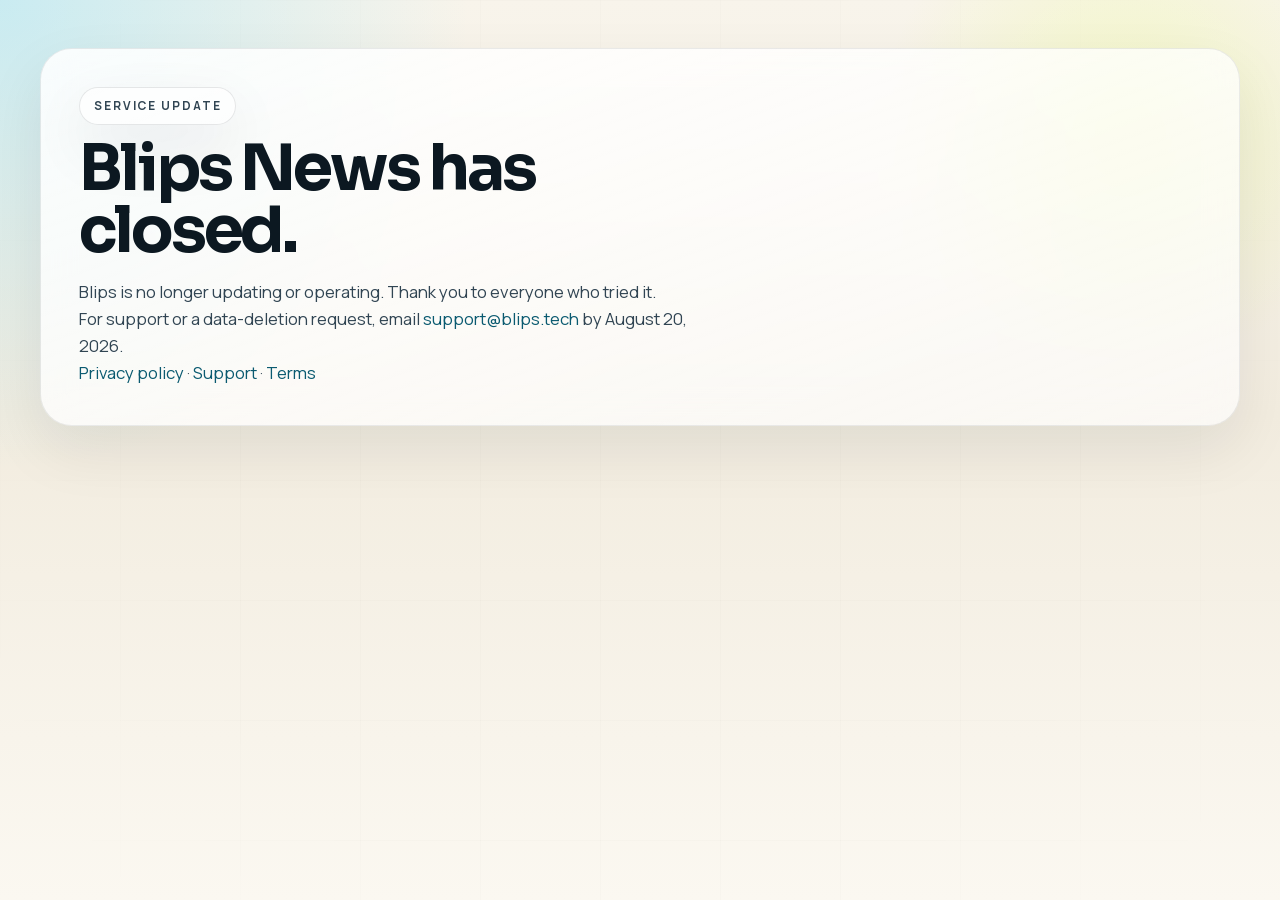
<file: index.html>
<!doctype html>
<html lang="en">
  <head>
    <meta charset="utf-8" />
    <meta name="viewport" content="width=device-width, initial-scale=1" />
    <meta name="theme-color" content="#f7f3ea" />
    <meta name="robots" content="noindex, nofollow" />
    <title>Blips News has closed</title>
    <meta name="description" content="Blips News has closed. Support and privacy requests remain available for a limited time." />
    <link rel="canonical" href="https://blips.tech/" />
    <link rel="stylesheet" href="./styles.css" />
    <link rel="icon" href="./assets/app-icon.png" type="image/png" />
  </head>
  <body class="page-legal">
    <main id="main">
      <section class="page-hero">
        <div class="container">
          <div class="page-hero__shell">
            <div class="page-hero__inner">
              <div>
                <span class="eyebrow">Service update</span>
                <h1>Blips News has closed.</h1>
                <p>
                  Blips is no longer updating or operating. Thank you to everyone who tried it.
                </p>
                <p>
                  For support or a data-deletion request, email
                  <a href="mailto:support@blips.tech">support@blips.tech</a> by August 20, 2026.
                </p>
                <p>
                  <a href="./privacy.html">Privacy policy</a>
                  &middot;
                  <a href="./support.html">Support</a>
                  &middot;
                  <a href="./terms.html">Terms</a>
                </p>
              </div>
            </div>
          </div>
        </div>
      </section>
    </main>
  </body>
</html>
</file>
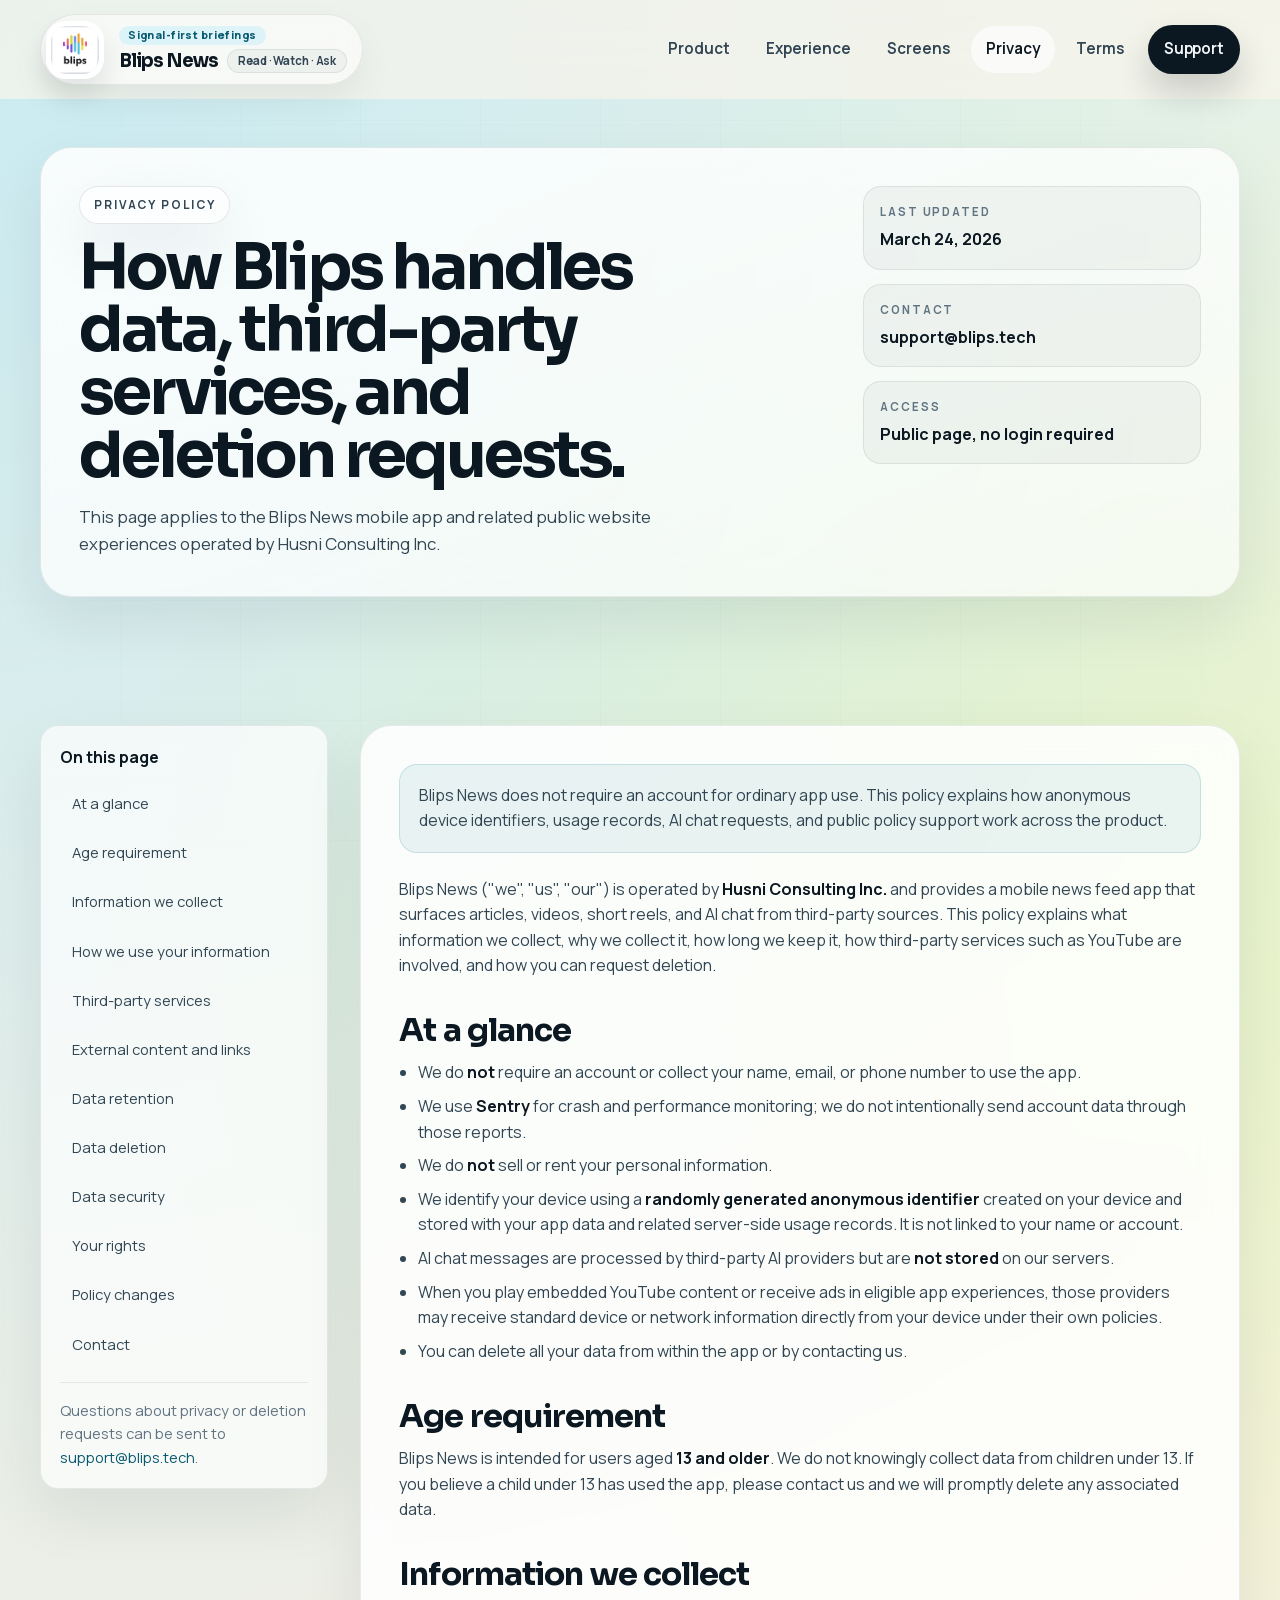
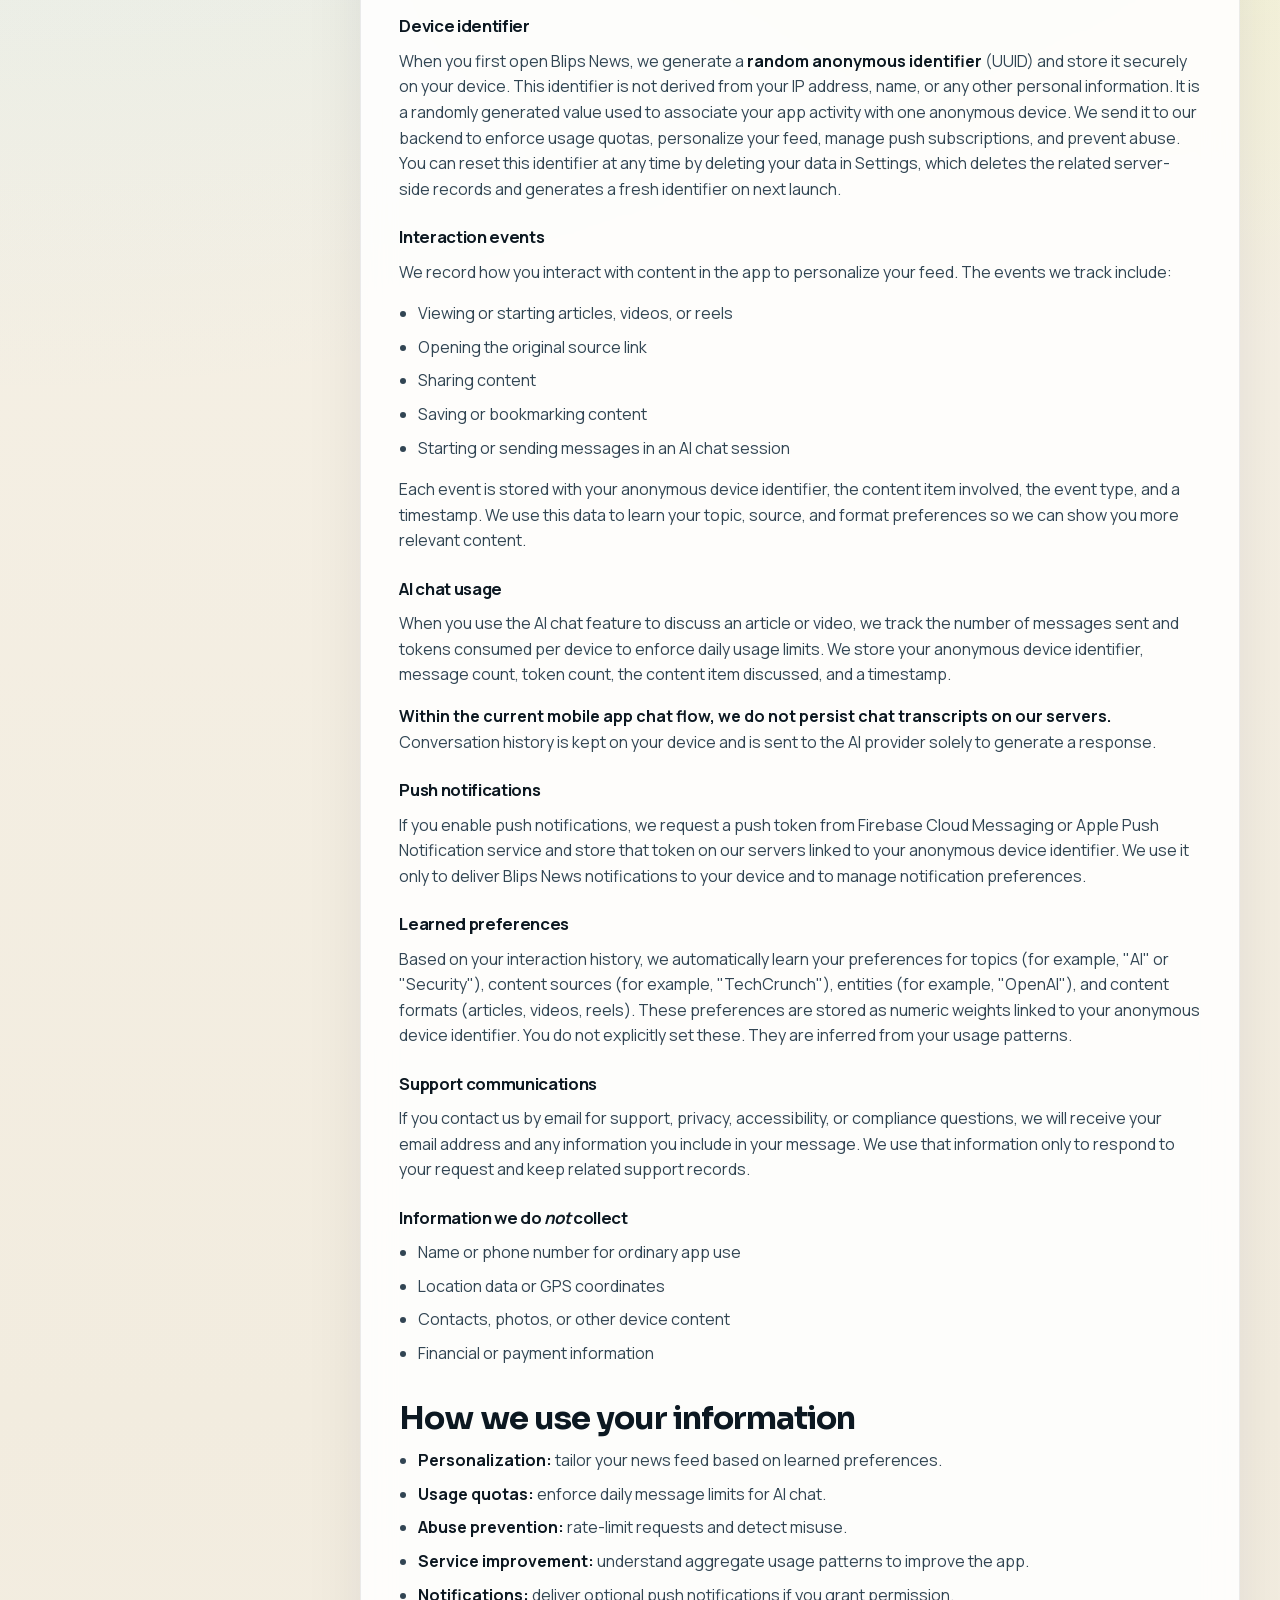
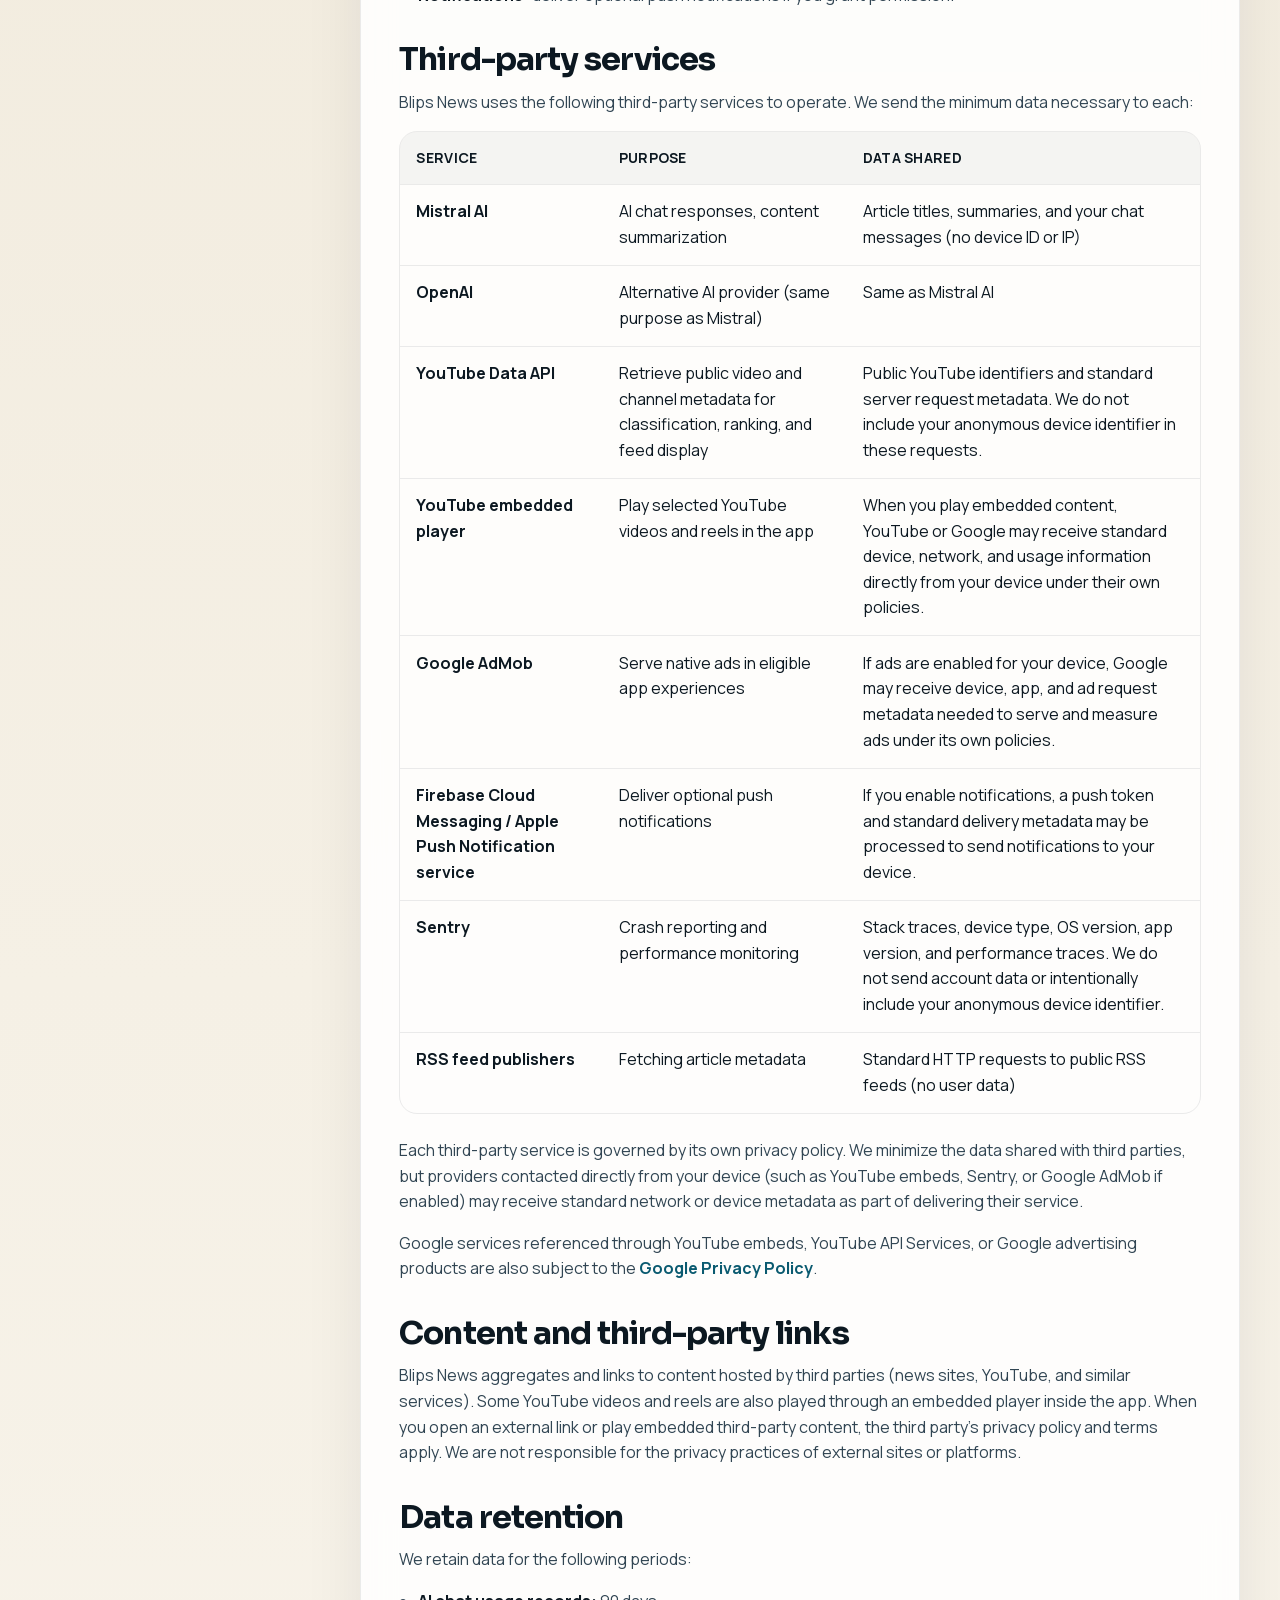
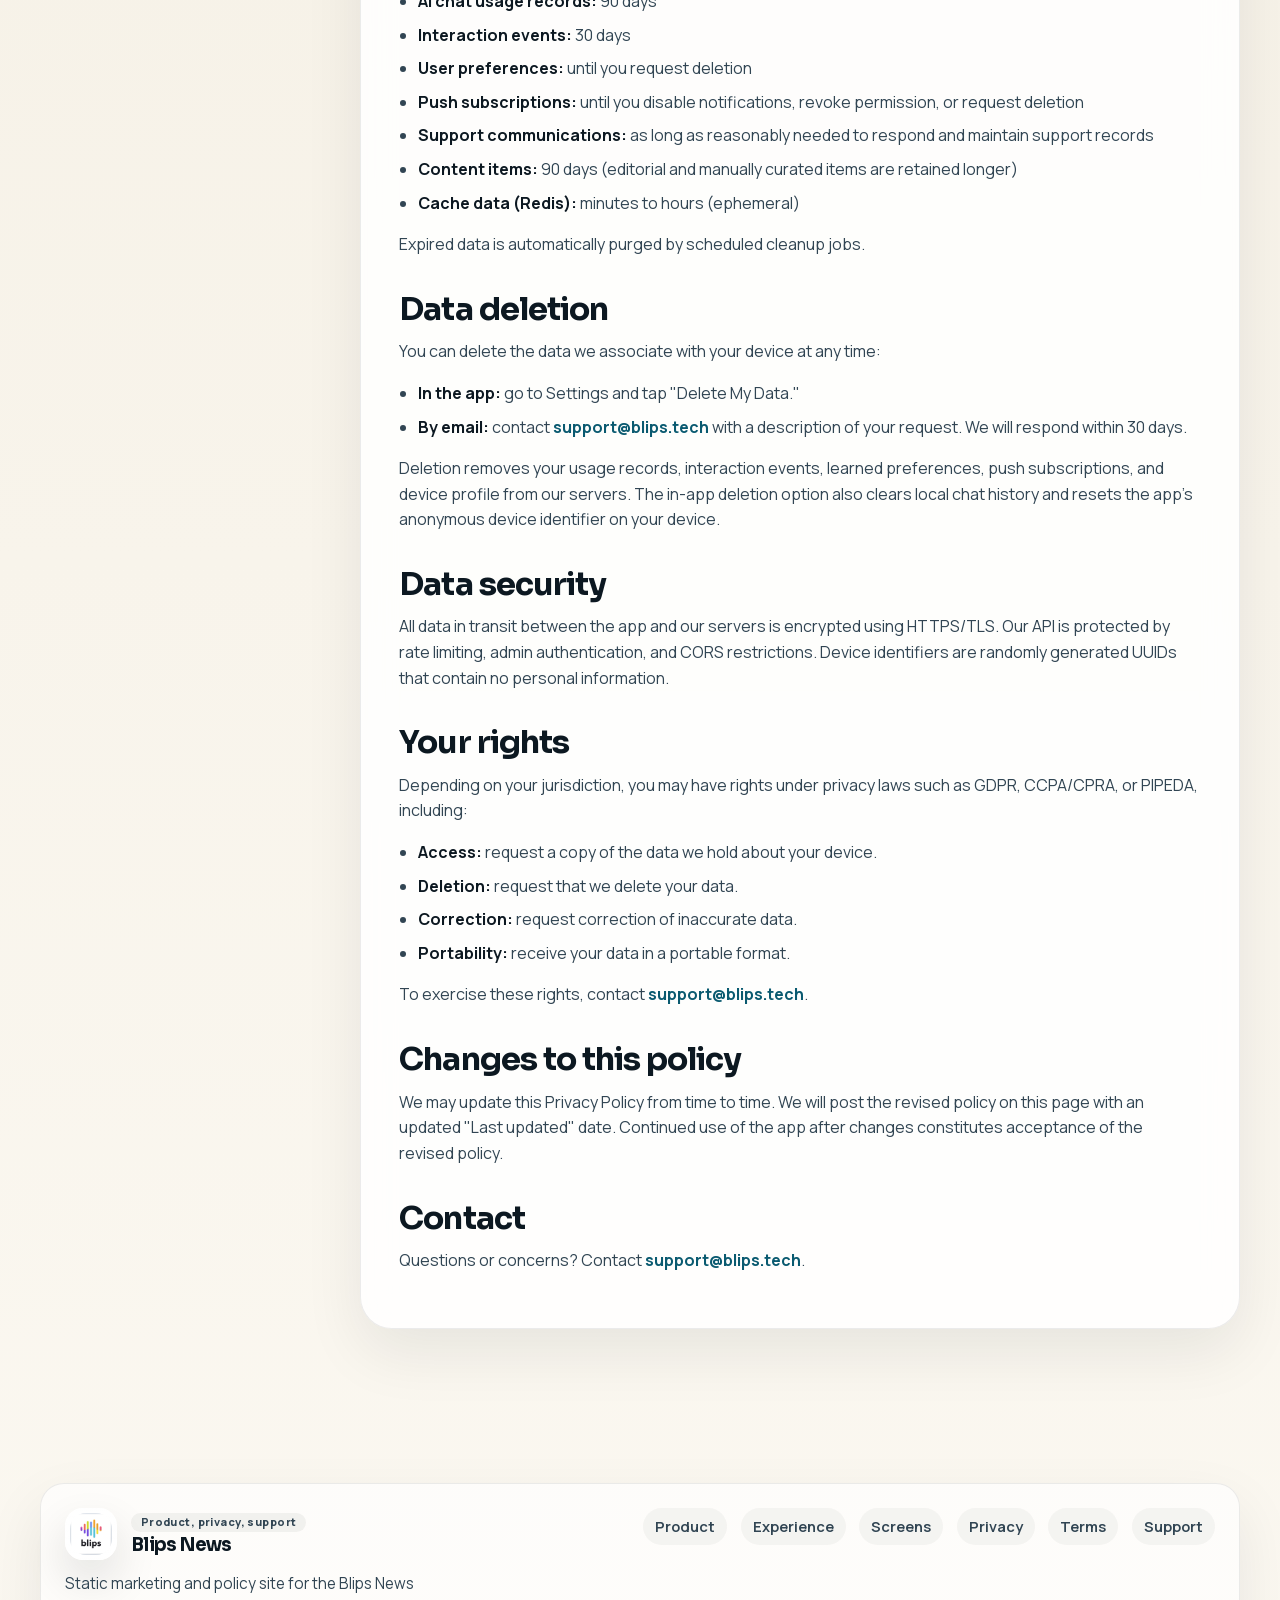
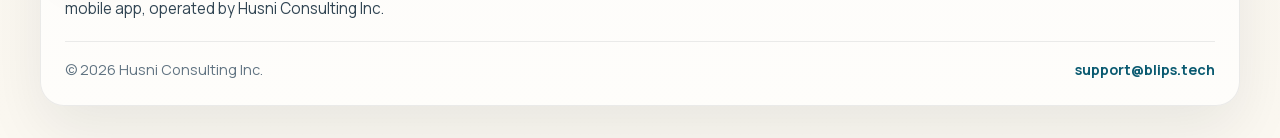
<file: privacy.html>
<!doctype html>
<html lang="en">
  <head>
    <meta charset="utf-8" />
    <meta name="viewport" content="width=device-width, initial-scale=1" />
    <meta name="theme-color" content="#f7f3ea" />

    <title>Privacy Policy | Blips News</title>
    <meta
      name="description"
      content="Privacy Policy for Blips News, including device identifiers, AI chat usage, third-party services, and deletion requests."
    />

    <link rel="canonical" href="https://blips.tech/privacy.html" />
    <link rel="preload" href="./assets/fonts/manrope-latin.woff2" as="font" type="font/woff2" crossorigin />
    <link rel="preload" href="./assets/fonts/sora-latin.woff2" as="font" type="font/woff2" crossorigin />
    <link rel="stylesheet" href="./styles.css" />
    <link rel="icon" href="./assets/app-icon.png" type="image/png" />
    <link rel="icon" href="./assets/favicon.ico" type="image/x-icon" />
    <link rel="apple-touch-icon" href="./assets/app-icon.png" />

    <meta property="og:title" content="Privacy Policy | Blips News" />
    <meta
      property="og:description"
      content="How Blips News handles device identifiers, AI chat usage, third-party services, and deletion requests."
    />
    <meta property="og:type" content="website" />
    <meta property="og:locale" content="en_CA" />
    <meta property="og:site_name" content="Blips News" />
    <meta property="og:url" content="https://blips.tech/privacy.html" />
    <meta property="og:image" content="https://blips.tech/assets/app-mark.png" />
    <meta property="og:image:alt" content="Blips News logo mark" />

    <script defer src="./script.js"></script>
  </head>
  <body class="page-legal">
    <a class="skip-link" href="#main">Skip to content</a>

    <header class="site-header" data-header>
      <div class="container header-inner">
        <a class="brand" href="./index.html" aria-label="Blips News home">
          <span class="brand__mark-shell">
            <img class="brand__mark" src="./assets/app-icon.png" alt="" width="48" height="48" />
          </span>
          <span class="brand__copy">
            <span class="brand__eyebrow">Signal-first briefings</span>
            <span class="brand__name-row">
              <span class="brand__name">Blips News</span>
              <span class="brand__microtag">Read &middot; Watch &middot; Ask</span>
            </span>
          </span>
        </a>

        <button class="nav-toggle" type="button" aria-expanded="false" aria-controls="primary-nav" data-nav-toggle>
          <span>Menu</span>
          <span class="nav-toggle__icon" aria-hidden="true"></span>
        </button>

        <nav class="site-nav" id="primary-nav" aria-label="Primary" data-nav>
          <a href="./index.html#product">Product</a>
          <a href="./index.html#experience">Experience</a>
          <a href="./index.html#screens">Screens</a>
          <a href="./privacy.html" aria-current="page">Privacy</a>
          <a href="./terms.html">Terms</a>
          <a class="button button--solid button--nav" href="./support.html">Support</a>
        </nav>
      </div>
    </header>

    <main id="main">
      <section class="page-hero">
        <div class="container">
          <div class="page-hero__shell">
            <div class="page-hero__inner">
              <div>
                <span class="eyebrow">Privacy policy</span>
                <h1>How Blips handles data, third-party services, and deletion requests.</h1>
                <p>
                  This page applies to the Blips News mobile app and related public website
                  experiences operated by Husni Consulting Inc.
                </p>
              </div>

              <div class="meta-grid">
                <div class="meta-card">
                  <span class="meta-card__label">Last updated</span>
                  <strong>March 24, 2026</strong>
                </div>
                <div class="meta-card">
                  <span class="meta-card__label">Contact</span>
                  <a href="mailto:support@blips.tech">support@blips.tech</a>
                </div>
                <div class="meta-card">
                  <span class="meta-card__label">Access</span>
                  <strong>Public page, no login required</strong>
                </div>
              </div>
            </div>
          </div>
        </div>
      </section>

      <section class="section">
        <div class="container legal-layout">
          <aside class="legal-sticky">
            <h2>On this page</h2>
            <nav class="legal-nav" aria-label="Privacy sections">
              <a href="#at-a-glance">At a glance</a>
              <a href="#age-requirement">Age requirement</a>
              <a href="#information-we-collect">Information we collect</a>
              <a href="#how-we-use-your-information">How we use your information</a>
              <a href="#third-party-services">Third-party services</a>
              <a href="#content-and-third-party-links">External content and links</a>
              <a href="#data-retention">Data retention</a>
              <a href="#data-deletion">Data deletion</a>
              <a href="#data-security">Data security</a>
              <a href="#your-rights">Your rights</a>
              <a href="#changes-to-this-policy">Policy changes</a>
              <a href="#contact">Contact</a>
            </nav>
            <div class="legal-note">
              Questions about privacy or deletion requests can be sent to
              <a href="mailto:support@blips.tech">support@blips.tech</a>.
            </div>
          </aside>

          <article class="legal-card prose">
            <div class="callout">
              <p>
                Blips News does not require an account for ordinary app use. This policy explains
                how anonymous device identifiers, usage records, AI chat requests, and public
                policy support work across the product.
              </p>
            </div>

            <p>
              Blips News ("we", "us", "our") is operated by <strong>Husni Consulting Inc.</strong>
              and provides a mobile news feed app that surfaces articles, videos, short reels, and
              AI chat from third-party sources. This policy explains what information we collect,
              why we collect it, how long we keep it, how third-party services such as YouTube are
              involved, and how you can request deletion.
            </p>

            <h2 id="at-a-glance">At a glance</h2>
            <ul>
              <li>We do <strong>not</strong> require an account or collect your name, email, or phone number to use the app.</li>
              <li>We use <strong>Sentry</strong> for crash and performance monitoring; we do not intentionally send account data through those reports.</li>
              <li>We do <strong>not</strong> sell or rent your personal information.</li>
              <li>We identify your device using a <strong>randomly generated anonymous identifier</strong> created on your device and stored with your app data and related server-side usage records. It is not linked to your name or account.</li>
              <li>AI chat messages are processed by third-party AI providers but are <strong>not stored</strong> on our servers.</li>
              <li>When you play embedded YouTube content or receive ads in eligible app experiences, those providers may receive standard device or network information directly from your device under their own policies.</li>
              <li>You can delete all your data from within the app or by contacting us.</li>
            </ul>

            <h2 id="age-requirement">Age requirement</h2>
            <p>
              Blips News is intended for users aged <strong>13 and older</strong>. We do not knowingly
              collect data from children under 13. If you believe a child under 13 has used the app,
              please contact us and we will promptly delete any associated data.
            </p>

            <h2 id="information-we-collect">Information we collect</h2>

            <h3>Device identifier</h3>
            <p>
              When you first open Blips News, we generate a <strong>random anonymous identifier</strong>
              (UUID) and store it securely on your device. This identifier is not derived from your
              IP address, name, or any other personal information. It is a randomly generated value
              used to associate your app activity with one anonymous device. We send it to our
              backend to enforce usage quotas, personalize your feed, manage push subscriptions, and
              prevent abuse. You can reset this identifier at any time by deleting your data in
              Settings, which deletes the related server-side records and generates a fresh identifier
              on next launch.
            </p>

            <h3>Interaction events</h3>
            <p>
              We record how you interact with content in the app to personalize your feed. The
              events we track include:
            </p>
            <ul>
              <li>Viewing or starting articles, videos, or reels</li>
              <li>Opening the original source link</li>
              <li>Sharing content</li>
              <li>Saving or bookmarking content</li>
              <li>Starting or sending messages in an AI chat session</li>
            </ul>
            <p>
              Each event is stored with your anonymous device identifier, the content item involved,
              the event type, and a timestamp. We use this data to learn your topic, source, and
              format preferences so we can show you more relevant content.
            </p>

            <h3>AI chat usage</h3>
            <p>
              When you use the AI chat feature to discuss an article or video, we track the number
              of messages sent and tokens consumed per device to enforce daily usage limits. We store
              your anonymous device identifier, message count, token count, the content item discussed,
              and a timestamp.
            </p>
            <p>
              <strong>Within the current mobile app chat flow, we do not persist chat transcripts on
              our servers.</strong> Conversation history is kept on your device and is sent to the AI
              provider solely to generate a response.
            </p>

            <h3>Push notifications</h3>
            <p>
              If you enable push notifications, we request a push token from Firebase Cloud Messaging
              or Apple Push Notification service and store that token on our servers linked to your
              anonymous device identifier. We use it only to deliver Blips News notifications to your
              device and to manage notification preferences.
            </p>

            <h3>Learned preferences</h3>
            <p>
              Based on your interaction history, we automatically learn your preferences for topics
              (for example, "AI" or "Security"), content sources (for example, "TechCrunch"),
              entities (for example, "OpenAI"), and content formats (articles, videos, reels).
              These preferences are stored as numeric weights linked to your anonymous device
              identifier. You do not explicitly set these. They are inferred from your usage patterns.
            </p>

            <h3>Support communications</h3>
            <p>
              If you contact us by email for support, privacy, accessibility, or compliance questions,
              we will receive your email address and any information you include in your message. We
              use that information only to respond to your request and keep related support records.
            </p>

            <h3>Information we do <em>not</em> collect</h3>
            <ul>
              <li>Name or phone number for ordinary app use</li>
              <li>Location data or GPS coordinates</li>
              <li>Contacts, photos, or other device content</li>
              <li>Financial or payment information</li>
            </ul>

            <h2 id="how-we-use-your-information">How we use your information</h2>
            <ul>
              <li><strong>Personalization:</strong> tailor your news feed based on learned preferences.</li>
              <li><strong>Usage quotas:</strong> enforce daily message limits for AI chat.</li>
              <li><strong>Abuse prevention:</strong> rate-limit requests and detect misuse.</li>
              <li><strong>Service improvement:</strong> understand aggregate usage patterns to improve the app.</li>
              <li><strong>Notifications:</strong> deliver optional push notifications if you grant permission.</li>
            </ul>

            <h2 id="third-party-services">Third-party services</h2>
            <p>
              Blips News uses the following third-party services to operate. We send the minimum
              data necessary to each:
            </p>

            <div class="table-wrap">
              <table>
                <thead>
                  <tr>
                    <th>Service</th>
                    <th>Purpose</th>
                    <th>Data shared</th>
                  </tr>
                </thead>
                <tbody>
                  <tr>
                    <td><strong>Mistral AI</strong></td>
                    <td>AI chat responses, content summarization</td>
                    <td>Article titles, summaries, and your chat messages (no device ID or IP)</td>
                  </tr>
                  <tr>
                    <td><strong>OpenAI</strong></td>
                    <td>Alternative AI provider (same purpose as Mistral)</td>
                    <td>Same as Mistral AI</td>
                  </tr>
                  <tr>
                    <td><strong>YouTube Data API</strong></td>
                    <td>Retrieve public video and channel metadata for classification, ranking, and feed display</td>
                    <td>Public YouTube identifiers and standard server request metadata. We do not include your anonymous device identifier in these requests.</td>
                  </tr>
                  <tr>
                    <td><strong>YouTube embedded player</strong></td>
                    <td>Play selected YouTube videos and reels in the app</td>
                    <td>When you play embedded content, YouTube or Google may receive standard device, network, and usage information directly from your device under their own policies.</td>
                  </tr>
                  <tr>
                    <td><strong>Google AdMob</strong></td>
                    <td>Serve native ads in eligible app experiences</td>
                    <td>If ads are enabled for your device, Google may receive device, app, and ad request metadata needed to serve and measure ads under its own policies.</td>
                  </tr>
                  <tr>
                    <td><strong>Firebase Cloud Messaging / Apple Push Notification service</strong></td>
                    <td>Deliver optional push notifications</td>
                    <td>If you enable notifications, a push token and standard delivery metadata may be processed to send notifications to your device.</td>
                  </tr>
                  <tr>
                    <td><strong>Sentry</strong></td>
                    <td>Crash reporting and performance monitoring</td>
                    <td>Stack traces, device type, OS version, app version, and performance traces. We do not send account data or intentionally include your anonymous device identifier.</td>
                  </tr>
                  <tr>
                    <td><strong>RSS feed publishers</strong></td>
                    <td>Fetching article metadata</td>
                    <td>Standard HTTP requests to public RSS feeds (no user data)</td>
                  </tr>
                </tbody>
              </table>
            </div>

            <p>
              Each third-party service is governed by its own privacy policy. We minimize the data
              shared with third parties, but providers contacted directly from your device
              (such as YouTube embeds, Sentry, or Google AdMob if enabled) may receive standard
              network or device metadata as part of delivering their service.
            </p>
            <p>
              Google services referenced through YouTube embeds, YouTube API Services, or Google
              advertising products are also subject to the
              <a href="https://policies.google.com/privacy" rel="noopener noreferrer"
                >Google Privacy Policy</a
              >.
            </p>

            <h2 id="content-and-third-party-links">Content and third-party links</h2>
            <p>
              Blips News aggregates and links to content hosted by third parties (news sites,
              YouTube, and similar services). Some YouTube videos and reels are also played through
              an embedded player inside the app. When you open an external link or play embedded
              third-party content, the third party's privacy policy and terms apply. We are not
              responsible for the privacy practices of external sites or platforms.
            </p>

            <h2 id="data-retention">Data retention</h2>
            <p>We retain data for the following periods:</p>
            <ul>
              <li><strong>AI chat usage records:</strong> 90 days</li>
              <li><strong>Interaction events:</strong> 30 days</li>
              <li><strong>User preferences:</strong> until you request deletion</li>
              <li><strong>Push subscriptions:</strong> until you disable notifications, revoke permission, or request deletion</li>
              <li><strong>Support communications:</strong> as long as reasonably needed to respond and maintain support records</li>
              <li><strong>Content items:</strong> 90 days (editorial and manually curated items are retained longer)</li>
              <li><strong>Cache data (Redis):</strong> minutes to hours (ephemeral)</li>
            </ul>
            <p>Expired data is automatically purged by scheduled cleanup jobs.</p>

            <h2 id="data-deletion">Data deletion</h2>
            <p>You can delete the data we associate with your device at any time:</p>
            <ul>
              <li><strong>In the app:</strong> go to Settings and tap "Delete My Data."</li>
              <li>
                <strong>By email:</strong> contact
                <a href="mailto:support@blips.tech">support@blips.tech</a> with a description of your
                request. We will respond within 30 days.
              </li>
            </ul>
            <p>
              Deletion removes your usage records, interaction events, learned preferences, push
              subscriptions, and device profile from our servers. The in-app deletion option also
              clears local chat history and resets the app's anonymous device identifier on your
              device.
            </p>

            <h2 id="data-security">Data security</h2>
            <p>
              All data in transit between the app and our servers is encrypted using HTTPS/TLS.
              Our API is protected by rate limiting, admin authentication, and CORS restrictions.
              Device identifiers are randomly generated UUIDs that contain no personal information.
            </p>

            <h2 id="your-rights">Your rights</h2>
            <p>
              Depending on your jurisdiction, you may have rights under privacy laws such as GDPR,
              CCPA/CPRA, or PIPEDA, including:
            </p>
            <ul>
              <li><strong>Access:</strong> request a copy of the data we hold about your device.</li>
              <li><strong>Deletion:</strong> request that we delete your data.</li>
              <li><strong>Correction:</strong> request correction of inaccurate data.</li>
              <li><strong>Portability:</strong> receive your data in a portable format.</li>
            </ul>
            <p>
              To exercise these rights, contact
              <a href="mailto:support@blips.tech">support@blips.tech</a>.
            </p>

            <h2 id="changes-to-this-policy">Changes to this policy</h2>
            <p>
              We may update this Privacy Policy from time to time. We will post the revised policy
              on this page with an updated "Last updated" date. Continued use of the app after
              changes constitutes acceptance of the revised policy.
            </p>

            <h2 id="contact">Contact</h2>
            <p>
              Questions or concerns? Contact
              <a href="mailto:support@blips.tech">support@blips.tech</a>.
            </p>
          </article>
        </div>
      </section>
    </main>

    <footer class="site-footer">
      <div class="container">
        <div class="footer-shell">
          <div class="footer-top">
            <div class="footer-brand">
              <a class="brand" href="./index.html" aria-label="Blips News home">
                <span class="brand__mark-shell">
                  <img class="brand__mark" src="./assets/app-icon.png" alt="" width="48" height="48" />
                </span>
                <span class="brand__copy">
                  <span class="brand__eyebrow">Product, privacy, support</span>
                  <span class="brand__name-row">
                    <span class="brand__name">Blips News</span>
                  </span>
                </span>
              </a>
              <p>
                Static marketing and policy site for the Blips News mobile app, operated by Husni
                Consulting Inc.
              </p>
            </div>

            <nav class="footer-links" aria-label="Footer">
              <a href="./index.html#product">Product</a>
              <a href="./index.html#experience">Experience</a>
              <a href="./index.html#screens">Screens</a>
              <a href="./privacy.html">Privacy</a>
              <a href="./terms.html">Terms</a>
              <a href="./support.html">Support</a>
            </nav>
          </div>

          <div class="footer-meta">
            <span>&copy; <span data-year>2026</span> Husni Consulting Inc.</span>
            <a class="contact-link" href="mailto:support@blips.tech">support@blips.tech</a>
          </div>
        </div>
      </div>
    </footer>
  </body>
</html>
</file>
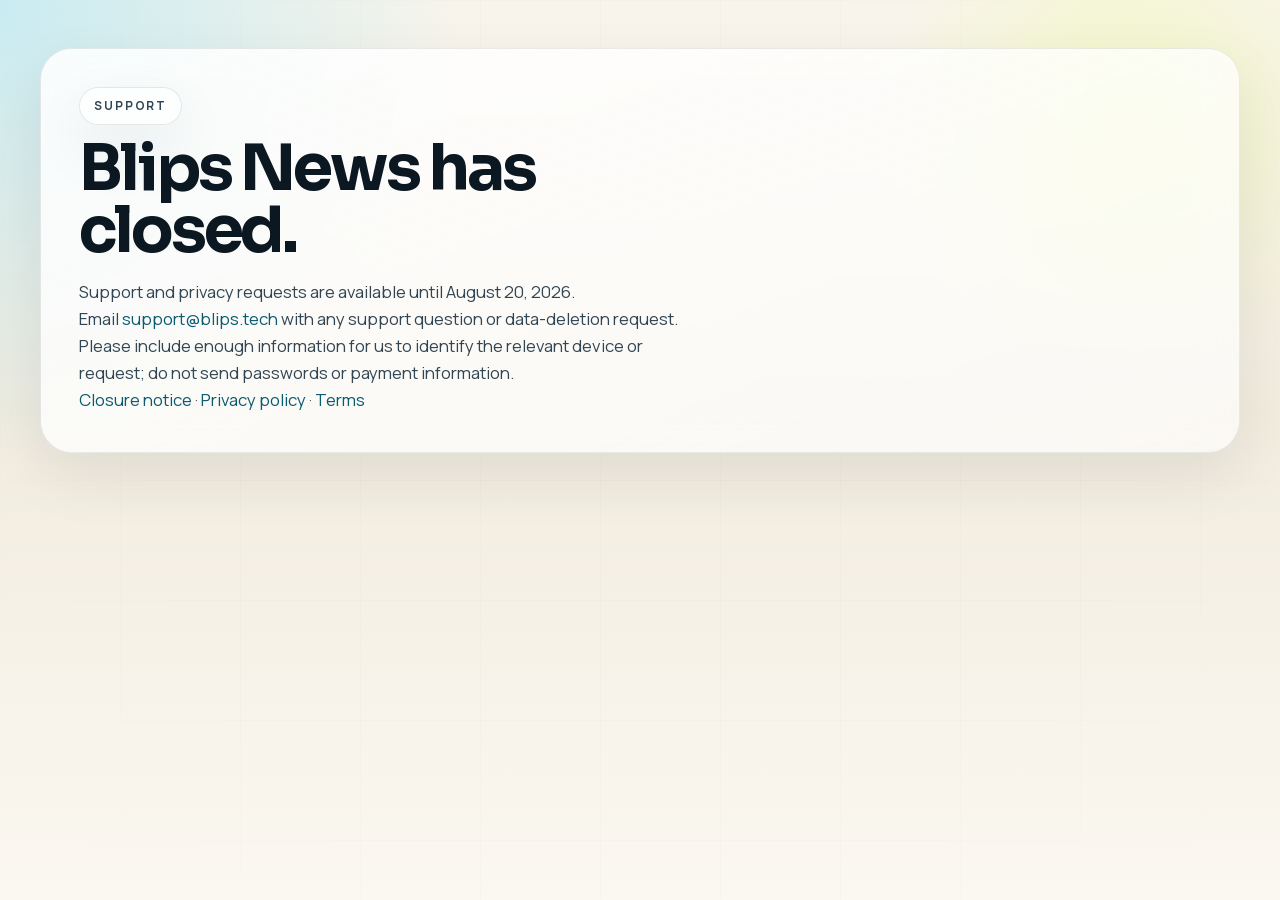
<file: support.html>
<!doctype html>
<html lang="en">
  <head>
    <meta charset="utf-8" />
    <meta name="viewport" content="width=device-width, initial-scale=1" />
    <meta name="theme-color" content="#f7f3ea" />
    <meta name="robots" content="noindex, nofollow" />
    <title>Blips News support</title>
    <meta name="description" content="Support and privacy requests for the closed Blips News service." />
    <link rel="canonical" href="https://blips.tech/support.html" />
    <link rel="stylesheet" href="./styles.css" />
    <link rel="icon" href="./assets/app-icon.png" type="image/png" />
  </head>
  <body class="page-legal">
    <main id="main">
      <section class="page-hero">
        <div class="container">
          <div class="page-hero__shell">
            <div class="page-hero__inner">
              <div>
                <span class="eyebrow">Support</span>
                <h1>Blips News has closed.</h1>
                <p>
                  Support and privacy requests are available until August 20, 2026.
                </p>
                <p>
                  Email <a href="mailto:support@blips.tech">support@blips.tech</a> with any support question or data-deletion request. Please include enough information for us to identify the relevant device or request; do not send passwords or payment information.
                </p>
                <p><a href="./index.html">Closure notice</a> &middot; <a href="./privacy.html">Privacy policy</a> &middot; <a href="./terms.html">Terms</a></p>
              </div>
            </div>
          </div>
        </div>
      </section>
    </main>
  </body>
</html>
</file>
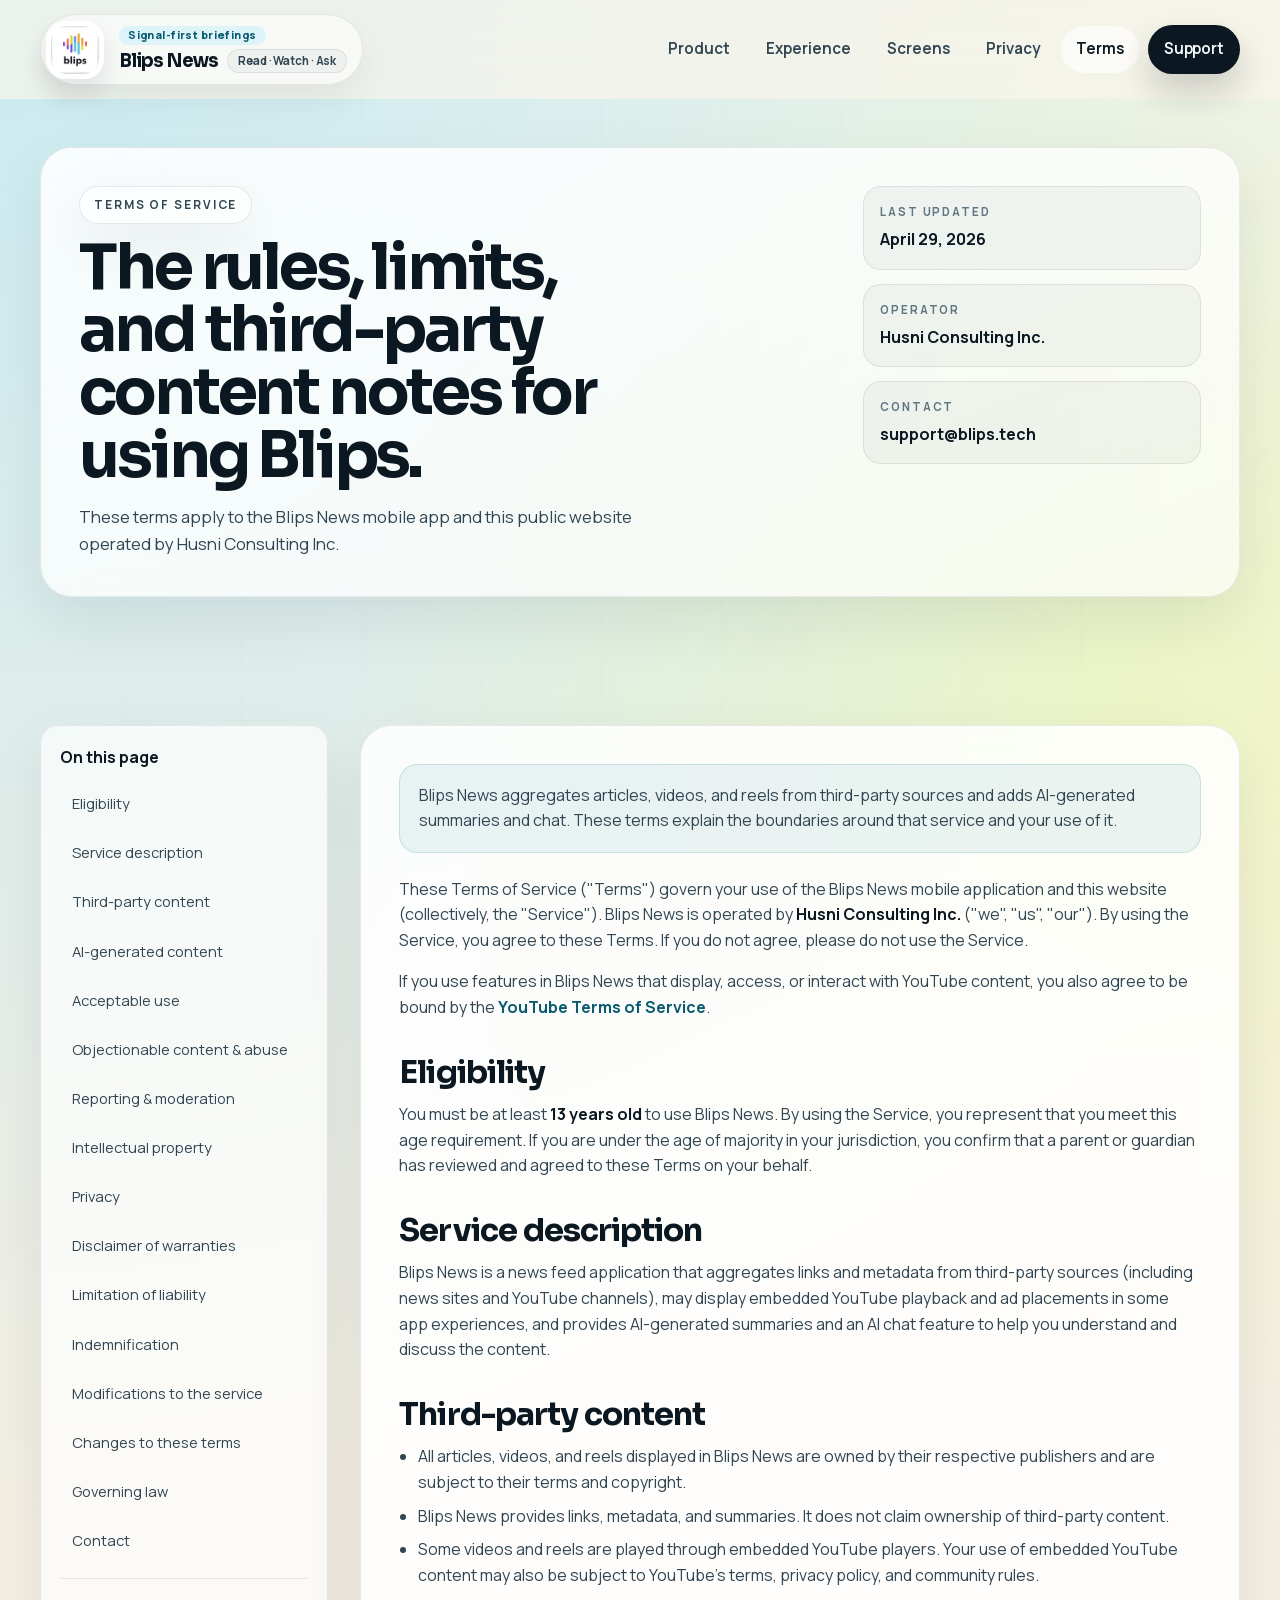
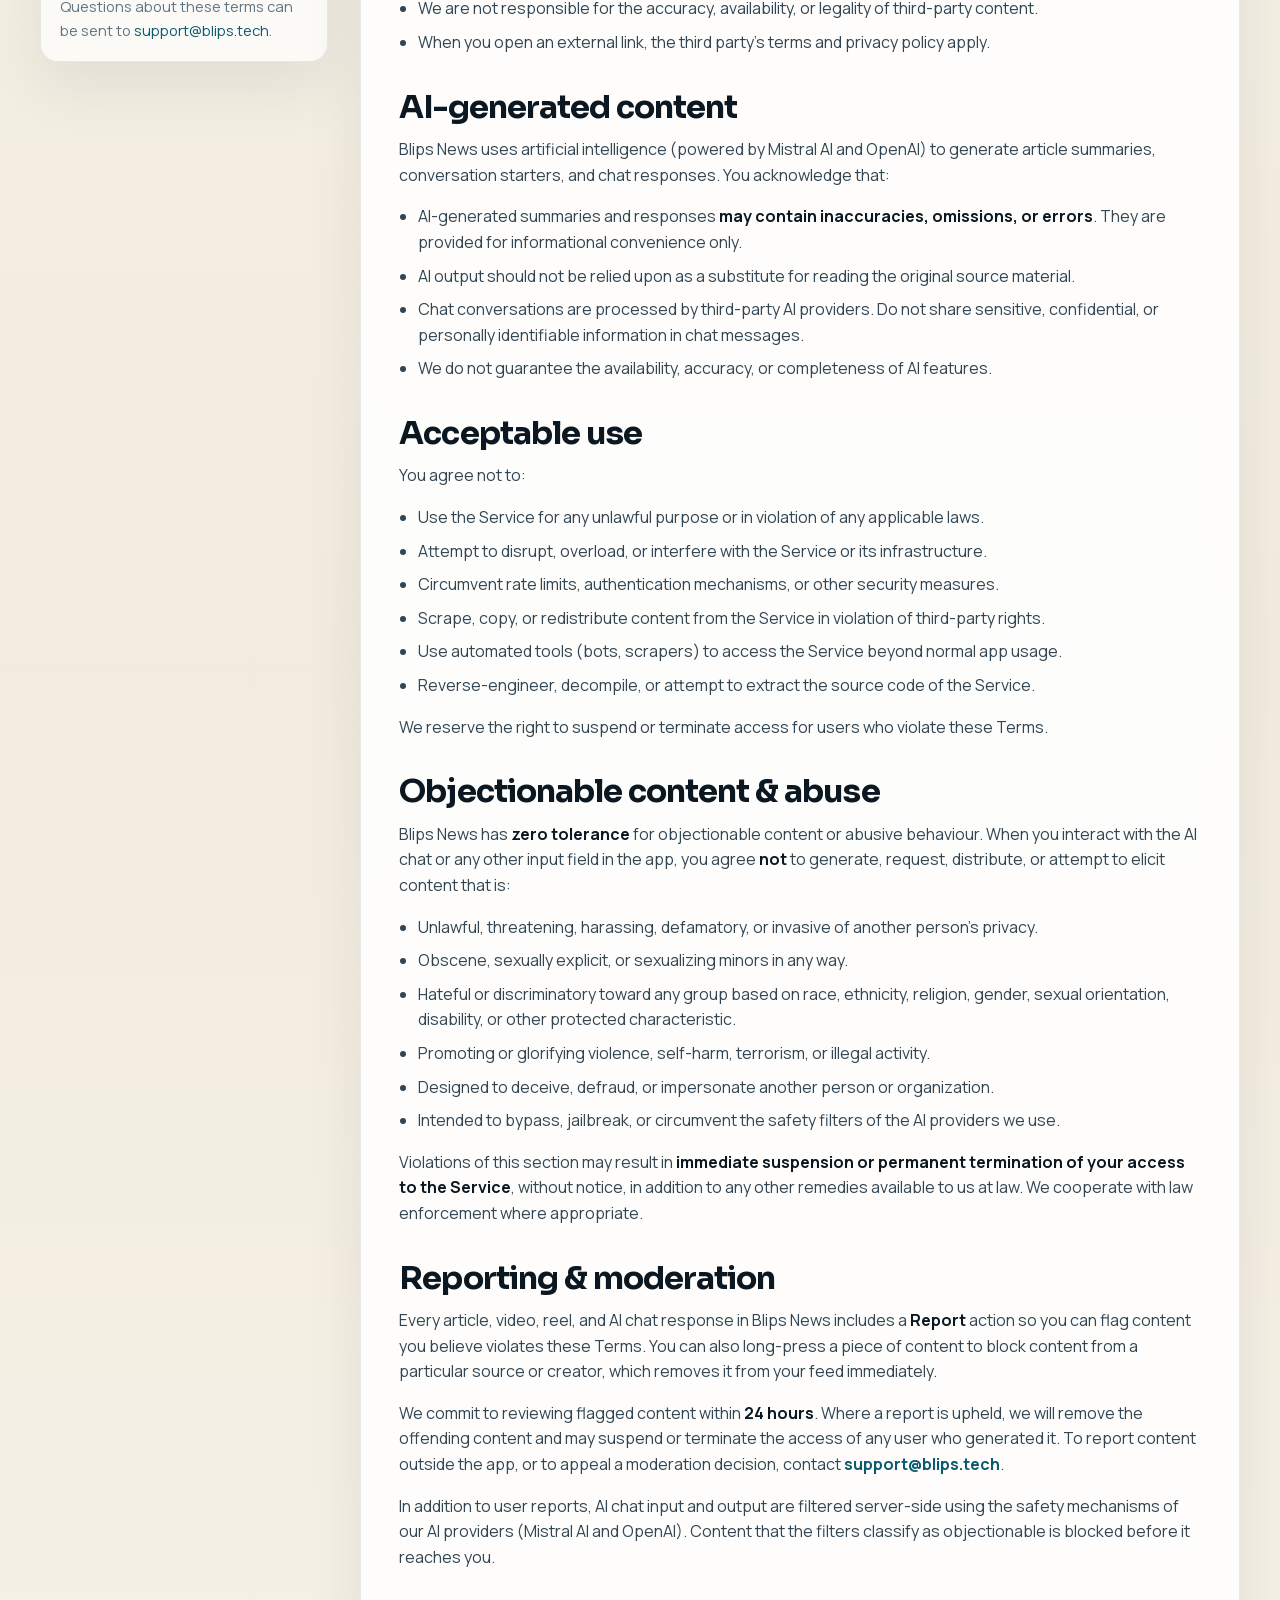
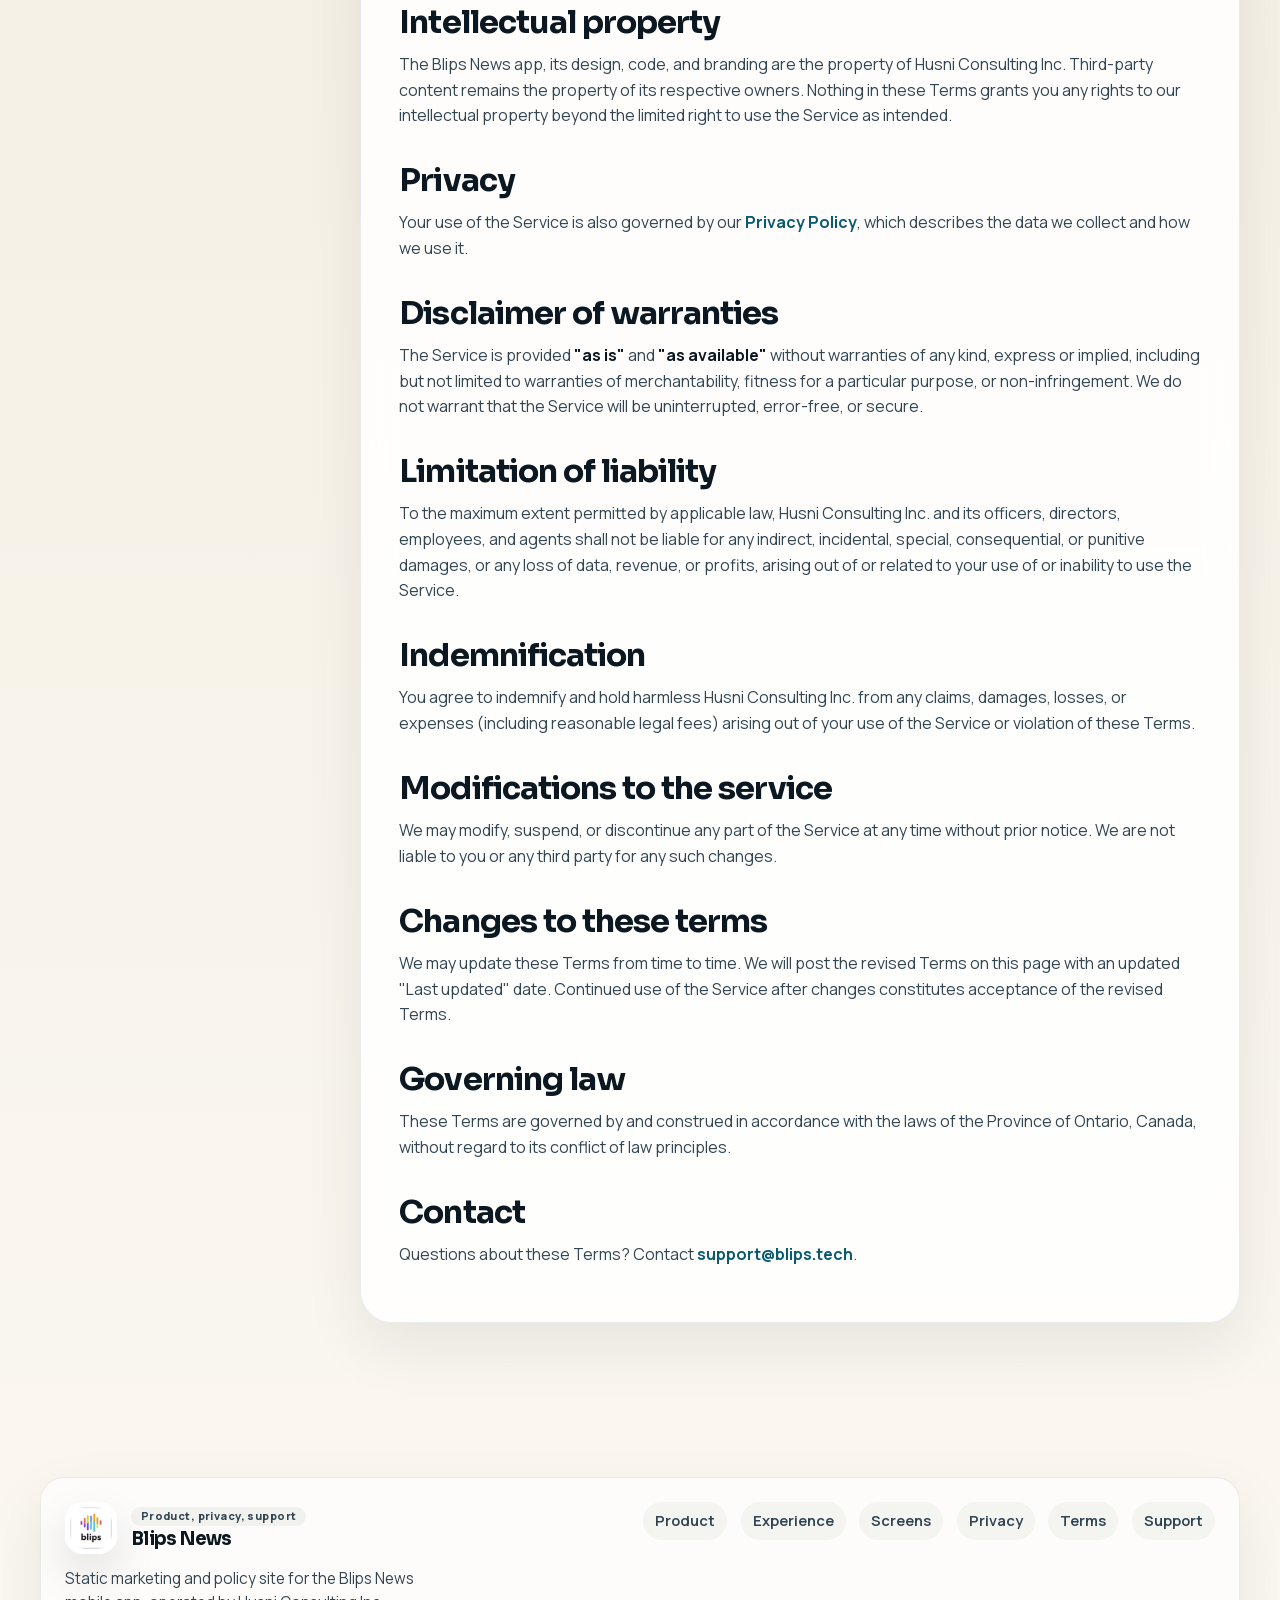
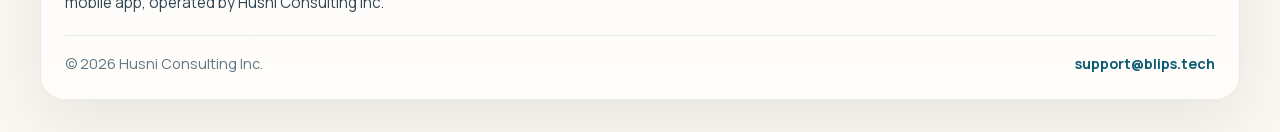
<file: terms.html>
<!doctype html>
<html lang="en">
  <head>
    <meta charset="utf-8" />
    <meta name="viewport" content="width=device-width, initial-scale=1" />
    <meta name="theme-color" content="#f7f3ea" />

    <title>Terms of Service | Blips News</title>
    <meta
      name="description"
      content="Terms of Service for the Blips News mobile app and public website."
    />

    <link rel="canonical" href="https://blips.tech/terms.html" />
    <link rel="preload" href="./assets/fonts/manrope-latin.woff2" as="font" type="font/woff2" crossorigin />
    <link rel="preload" href="./assets/fonts/sora-latin.woff2" as="font" type="font/woff2" crossorigin />
    <link rel="stylesheet" href="./styles.css" />
    <link rel="icon" href="./assets/app-icon.png" type="image/png" />
    <link rel="icon" href="./assets/favicon.ico" type="image/x-icon" />
    <link rel="apple-touch-icon" href="./assets/app-icon.png" />

    <meta property="og:title" content="Terms of Service | Blips News" />
    <meta property="og:description" content="Terms governing the Blips News mobile app and public website." />
    <meta property="og:type" content="website" />
    <meta property="og:locale" content="en_CA" />
    <meta property="og:site_name" content="Blips News" />
    <meta property="og:url" content="https://blips.tech/terms.html" />
    <meta property="og:image" content="https://blips.tech/assets/app-mark.png" />
    <meta property="og:image:alt" content="Blips News logo mark" />

    <script defer src="./script.js"></script>
  </head>
  <body class="page-legal">
    <a class="skip-link" href="#main">Skip to content</a>

    <header class="site-header" data-header>
      <div class="container header-inner">
        <a class="brand" href="./index.html" aria-label="Blips News home">
          <span class="brand__mark-shell">
            <img class="brand__mark" src="./assets/app-icon.png" alt="" width="48" height="48" />
          </span>
          <span class="brand__copy">
            <span class="brand__eyebrow">Signal-first briefings</span>
            <span class="brand__name-row">
              <span class="brand__name">Blips News</span>
              <span class="brand__microtag">Read &middot; Watch &middot; Ask</span>
            </span>
          </span>
        </a>

        <button class="nav-toggle" type="button" aria-expanded="false" aria-controls="primary-nav" data-nav-toggle>
          <span>Menu</span>
          <span class="nav-toggle__icon" aria-hidden="true"></span>
        </button>

        <nav class="site-nav" id="primary-nav" aria-label="Primary" data-nav>
          <a href="./index.html#product">Product</a>
          <a href="./index.html#experience">Experience</a>
          <a href="./index.html#screens">Screens</a>
          <a href="./privacy.html">Privacy</a>
          <a href="./terms.html" aria-current="page">Terms</a>
          <a class="button button--solid button--nav" href="./support.html">Support</a>
        </nav>
      </div>
    </header>

    <main id="main">
      <section class="page-hero">
        <div class="container">
          <div class="page-hero__shell">
            <div class="page-hero__inner">
              <div>
                <span class="eyebrow">Terms of service</span>
                <h1>The rules, limits, and third-party content notes for using Blips.</h1>
                <p>
                  These terms apply to the Blips News mobile app and this public website operated by
                  Husni Consulting Inc.
                </p>
              </div>

              <div class="meta-grid">
                <div class="meta-card">
                  <span class="meta-card__label">Last updated</span>
                  <strong>April 29, 2026</strong>
                </div>
                <div class="meta-card">
                  <span class="meta-card__label">Operator</span>
                  <strong>Husni Consulting Inc.</strong>
                </div>
                <div class="meta-card">
                  <span class="meta-card__label">Contact</span>
                  <a href="mailto:support@blips.tech">support@blips.tech</a>
                </div>
              </div>
            </div>
          </div>
        </div>
      </section>

      <section class="section">
        <div class="container legal-layout">
          <aside class="legal-sticky">
            <h2>On this page</h2>
            <nav class="legal-nav" aria-label="Terms sections">
              <a href="#eligibility">Eligibility</a>
              <a href="#service-description">Service description</a>
              <a href="#third-party-content">Third-party content</a>
              <a href="#ai-generated-content">AI-generated content</a>
              <a href="#acceptable-use">Acceptable use</a>
              <a href="#objectionable-content">Objectionable content &amp; abuse</a>
              <a href="#reporting-and-moderation">Reporting &amp; moderation</a>
              <a href="#intellectual-property">Intellectual property</a>
              <a href="#privacy">Privacy</a>
              <a href="#disclaimer-of-warranties">Disclaimer of warranties</a>
              <a href="#limitation-of-liability">Limitation of liability</a>
              <a href="#indemnification">Indemnification</a>
              <a href="#modifications-to-the-service">Modifications to the service</a>
              <a href="#changes-to-these-terms">Changes to these terms</a>
              <a href="#governing-law">Governing law</a>
              <a href="#contact">Contact</a>
            </nav>
            <div class="legal-note">
              Questions about these terms can be sent to
              <a href="mailto:support@blips.tech">support@blips.tech</a>.
            </div>
          </aside>

          <article class="legal-card prose">
            <div class="callout">
              <p>
                Blips News aggregates articles, videos, and reels from third-party sources and adds
                AI-generated summaries and chat. These terms explain the boundaries around that
                service and your use of it.
              </p>
            </div>

            <p>
              These Terms of Service ("Terms") govern your use of the Blips News mobile application
              and this website (collectively, the "Service"). Blips News is operated by
              <strong>Husni Consulting Inc.</strong> ("we", "us", "our"). By using the Service, you
              agree to these Terms. If you do not agree, please do not use the Service.
            </p>
            <p>
              If you use features in Blips News that display, access, or interact with YouTube
              content, you also agree to be bound by the
              <a href="https://www.youtube.com/t/terms" rel="noopener noreferrer"
                >YouTube Terms of Service</a
              >.
            </p>

            <h2 id="eligibility">Eligibility</h2>
            <p>
              You must be at least <strong>13 years old</strong> to use Blips News. By using the Service,
              you represent that you meet this age requirement. If you are under the age of majority
              in your jurisdiction, you confirm that a parent or guardian has reviewed and agreed to
              these Terms on your behalf.
            </p>

            <h2 id="service-description">Service description</h2>
            <p>
              Blips News is a news feed application that aggregates links and metadata from
              third-party sources (including news sites and YouTube channels), may display
              embedded YouTube playback and ad placements in some app experiences, and provides
              AI-generated summaries and an AI chat feature to help you understand and discuss
              the content.
            </p>

            <h2 id="third-party-content">Third-party content</h2>
            <ul>
              <li>All articles, videos, and reels displayed in Blips News are owned by their respective publishers and are subject to their terms and copyright.</li>
              <li>Blips News provides links, metadata, and summaries. It does not claim ownership of third-party content.</li>
              <li>Some videos and reels are played through embedded YouTube players. Your use of embedded YouTube content may also be subject to YouTube's terms, privacy policy, and community rules.</li>
              <li>We are not responsible for the accuracy, availability, or legality of third-party content.</li>
              <li>When you open an external link, the third party's terms and privacy policy apply.</li>
            </ul>

            <h2 id="ai-generated-content">AI-generated content</h2>
            <p>
              Blips News uses artificial intelligence (powered by Mistral AI and OpenAI) to generate
              article summaries, conversation starters, and chat responses. You acknowledge that:
            </p>
            <ul>
              <li>AI-generated summaries and responses <strong>may contain inaccuracies, omissions, or errors</strong>. They are provided for informational convenience only.</li>
              <li>AI output should not be relied upon as a substitute for reading the original source material.</li>
              <li>Chat conversations are processed by third-party AI providers. Do not share sensitive, confidential, or personally identifiable information in chat messages.</li>
              <li>We do not guarantee the availability, accuracy, or completeness of AI features.</li>
            </ul>

            <h2 id="acceptable-use">Acceptable use</h2>
            <p>You agree not to:</p>
            <ul>
              <li>Use the Service for any unlawful purpose or in violation of any applicable laws.</li>
              <li>Attempt to disrupt, overload, or interfere with the Service or its infrastructure.</li>
              <li>Circumvent rate limits, authentication mechanisms, or other security measures.</li>
              <li>Scrape, copy, or redistribute content from the Service in violation of third-party rights.</li>
              <li>Use automated tools (bots, scrapers) to access the Service beyond normal app usage.</li>
              <li>Reverse-engineer, decompile, or attempt to extract the source code of the Service.</li>
            </ul>
            <p>We reserve the right to suspend or terminate access for users who violate these Terms.</p>

            <h2 id="objectionable-content">Objectionable content &amp; abuse</h2>
            <p>
              Blips News has <strong>zero tolerance</strong> for objectionable content or abusive
              behaviour. When you interact with the AI chat or any other input field in the app, you
              agree <strong>not</strong> to generate, request, distribute, or attempt to elicit content
              that is:
            </p>
            <ul>
              <li>Unlawful, threatening, harassing, defamatory, or invasive of another person's privacy.</li>
              <li>Obscene, sexually explicit, or sexualizing minors in any way.</li>
              <li>Hateful or discriminatory toward any group based on race, ethnicity, religion, gender, sexual orientation, disability, or other protected characteristic.</li>
              <li>Promoting or glorifying violence, self-harm, terrorism, or illegal activity.</li>
              <li>Designed to deceive, defraud, or impersonate another person or organization.</li>
              <li>Intended to bypass, jailbreak, or circumvent the safety filters of the AI providers we use.</li>
            </ul>
            <p>
              Violations of this section may result in <strong>immediate suspension or permanent
              termination of your access to the Service</strong>, without notice, in addition to any
              other remedies available to us at law. We cooperate with law enforcement where
              appropriate.
            </p>

            <h2 id="reporting-and-moderation">Reporting &amp; moderation</h2>
            <p>
              Every article, video, reel, and AI chat response in Blips News includes a
              <strong>Report</strong> action so you can flag content you believe violates these Terms.
              You can also long-press a piece of content to block content from a particular source or
              creator, which removes it from your feed immediately.
            </p>
            <p>
              We commit to reviewing flagged content within <strong>24 hours</strong>. Where a report
              is upheld, we will remove the offending content and may suspend or terminate the access
              of any user who generated it. To report content outside the app, or to appeal a
              moderation decision, contact
              <a href="mailto:support@blips.tech">support@blips.tech</a>.
            </p>
            <p>
              In addition to user reports, AI chat input and output are filtered server-side using
              the safety mechanisms of our AI providers (Mistral AI and OpenAI). Content that the
              filters classify as objectionable is blocked before it reaches you.
            </p>

            <h2 id="intellectual-property">Intellectual property</h2>
            <p>
              The Blips News app, its design, code, and branding are the property of Husni Consulting
              Inc. Third-party content remains the property of its respective owners. Nothing in these
              Terms grants you any rights to our intellectual property beyond the limited right to use
              the Service as intended.
            </p>

            <h2 id="privacy">Privacy</h2>
            <p>
              Your use of the Service is also governed by our
              <a href="./privacy.html">Privacy Policy</a>, which describes the data we collect and
              how we use it.
            </p>

            <h2 id="disclaimer-of-warranties">Disclaimer of warranties</h2>
            <p>
              The Service is provided <strong>"as is"</strong> and <strong>"as available"</strong>
              without warranties of any kind, express or implied, including but not limited to
              warranties of merchantability, fitness for a particular purpose, or non-infringement.
              We do not warrant that the Service will be uninterrupted, error-free, or secure.
            </p>

            <h2 id="limitation-of-liability">Limitation of liability</h2>
            <p>
              To the maximum extent permitted by applicable law, Husni Consulting Inc. and its
              officers, directors, employees, and agents shall not be liable for any indirect,
              incidental, special, consequential, or punitive damages, or any loss of data, revenue,
              or profits, arising out of or related to your use of or inability to use the Service.
            </p>

            <h2 id="indemnification">Indemnification</h2>
            <p>
              You agree to indemnify and hold harmless Husni Consulting Inc. from any claims,
              damages, losses, or expenses (including reasonable legal fees) arising out of your use
              of the Service or violation of these Terms.
            </p>

            <h2 id="modifications-to-the-service">Modifications to the service</h2>
            <p>
              We may modify, suspend, or discontinue any part of the Service at any time without
              prior notice. We are not liable to you or any third party for any such changes.
            </p>

            <h2 id="changes-to-these-terms">Changes to these terms</h2>
            <p>
              We may update these Terms from time to time. We will post the revised Terms on this
              page with an updated "Last updated" date. Continued use of the Service after changes
              constitutes acceptance of the revised Terms.
            </p>

            <h2 id="governing-law">Governing law</h2>
            <p>
              These Terms are governed by and construed in accordance with the laws of the Province
              of Ontario, Canada, without regard to its conflict of law principles.
            </p>

            <h2 id="contact">Contact</h2>
            <p>
              Questions about these Terms? Contact
              <a href="mailto:support@blips.tech">support@blips.tech</a>.
            </p>
          </article>
        </div>
      </section>
    </main>

    <footer class="site-footer">
      <div class="container">
        <div class="footer-shell">
          <div class="footer-top">
            <div class="footer-brand">
              <a class="brand" href="./index.html" aria-label="Blips News home">
                <span class="brand__mark-shell">
                  <img class="brand__mark" src="./assets/app-icon.png" alt="" width="48" height="48" />
                </span>
                <span class="brand__copy">
                  <span class="brand__eyebrow">Product, privacy, support</span>
                  <span class="brand__name-row">
                    <span class="brand__name">Blips News</span>
                  </span>
                </span>
              </a>
              <p>
                Static marketing and policy site for the Blips News mobile app, operated by Husni
                Consulting Inc.
              </p>
            </div>

            <nav class="footer-links" aria-label="Footer">
              <a href="./index.html#product">Product</a>
              <a href="./index.html#experience">Experience</a>
              <a href="./index.html#screens">Screens</a>
              <a href="./privacy.html">Privacy</a>
              <a href="./terms.html">Terms</a>
              <a href="./support.html">Support</a>
            </nav>
          </div>

          <div class="footer-meta">
            <span>&copy; <span data-year>2026</span> Husni Consulting Inc.</span>
            <a class="contact-link" href="mailto:support@blips.tech">support@blips.tech</a>
          </div>
        </div>
      </div>
    </footer>
  </body>
</html>
</file>
<file: styles.css>
@font-face {
  font-family: "Manrope";
  font-style: normal;
  font-weight: 400 800;
  font-display: swap;
  src: url("./assets/fonts/manrope-latin.woff2") format("woff2");
}

@font-face {
  font-family: "Sora";
  font-style: normal;
  font-weight: 400 800;
  font-display: swap;
  src: url("./assets/fonts/sora-latin.woff2") format("woff2");
}

:root {
  color-scheme: light;

  --bg: #f7f3ea;
  --bg-strong: #f1ecdf;
  --surface: rgba(255, 255, 255, 0.72);
  --surface-strong: #ffffff;
  --surface-muted: rgba(255, 255, 255, 0.58);
  --surface-dark: #08141c;
  --surface-dark-soft: #10222d;

  --ink: #0c1821;
  --ink-soft: #314553;
  --ink-muted: #617482;
  --ink-inverse: #f4f8fb;

  --line: rgba(12, 24, 33, 0.11);
  --line-strong: rgba(12, 24, 33, 0.18);
  --line-inverse: rgba(255, 255, 255, 0.12);

  --accent: #0e7490;
  --accent-strong: #0a5a70;
  --accent-soft: #dff4fb;
  --accent-bright: #67d9ff;
  --accent-warm: #e7ff78;

  --shadow-soft: 0 24px 60px rgba(12, 24, 33, 0.08);
  --shadow-card: 0 20px 44px rgba(8, 20, 28, 0.12);
  --shadow-deep: 0 28px 80px rgba(8, 20, 28, 0.18);

  --radius-xs: 12px;
  --radius-sm: 18px;
  --radius-md: 24px;
  --radius-lg: 32px;
  --radius-xl: 40px;

  --maxw: 1200px;
  --gutter: clamp(1.1rem, 2vw, 1.5rem);
  --section-space: clamp(4rem, 7vw, 7rem);
  --section-tight: clamp(3rem, 5vw, 4.5rem);
  --header-height: 84px;

  --font-body: "Manrope", "Avenir Next", "Segoe UI", sans-serif;
  --font-display: "Sora", "Avenir Next", "Segoe UI", sans-serif;
}

*,
*::before,
*::after {
  box-sizing: border-box;
}

html {
  scroll-behavior: smooth;
}

body {
  margin: 0;
  min-height: 100vh;
  font-family: var(--font-body);
  color: var(--ink);
  line-height: 1.6;
  background:
    radial-gradient(circle at top left, rgba(103, 217, 255, 0.32), transparent 30%),
    radial-gradient(circle at 88% 14%, rgba(231, 255, 120, 0.32), transparent 18%),
    linear-gradient(180deg, #f8f4eb 0%, #f2ecdf 46%, #fbf8f1 100%);
  -webkit-font-smoothing: antialiased;
  text-rendering: optimizeLegibility;
  position: relative;
}

body::before {
  content: "";
  position: fixed;
  inset: 0;
  z-index: -1;
  pointer-events: none;
  opacity: 0.45;
  background-image:
    linear-gradient(rgba(12, 24, 33, 0.03) 1px, transparent 1px),
    linear-gradient(90deg, rgba(12, 24, 33, 0.03) 1px, transparent 1px);
  background-size: 120px 120px;
  mask-image: radial-gradient(circle at center, black 55%, transparent 100%);
}

body.nav-open {
  overflow: hidden;
}

img {
  display: block;
  max-width: 100%;
  height: auto;
}

a {
  color: var(--accent-strong);
  text-decoration: none;
}

a:hover {
  text-decoration: underline;
}

button,
input,
textarea,
select {
  font: inherit;
}

a:focus-visible,
button:focus-visible,
[role="button"]:focus-visible {
  outline: 2px solid var(--accent);
  outline-offset: 3px;
}

main section[id],
.prose h2[id] {
  scroll-margin-top: calc(var(--header-height) + 1.5rem);
}

.visually-hidden {
  position: absolute;
  width: 1px;
  height: 1px;
  padding: 0;
  margin: -1px;
  overflow: hidden;
  clip: rect(0, 0, 0, 0);
  white-space: nowrap;
  border: 0;
}

.skip-link {
  position: absolute;
  top: -5rem;
  left: 1rem;
  z-index: 200;
  padding: 0.8rem 1rem;
  border-radius: 999px;
  background: var(--ink);
  color: var(--ink-inverse);
  font-weight: 700;
  transition: top 0.2s ease;
}

.skip-link:focus {
  top: 1rem;
}

.container {
  width: min(var(--maxw), calc(100% - var(--gutter) * 2));
  margin: 0 auto;
}

.button {
  display: inline-flex;
  align-items: center;
  justify-content: center;
  gap: 0.5rem;
  min-height: 3.2rem;
  padding: 0.85rem 1.25rem;
  border: 1px solid transparent;
  border-radius: 999px;
  font-size: 0.95rem;
  font-weight: 700;
  letter-spacing: -0.01em;
  text-decoration: none;
  transition:
    transform 0.25s ease,
    background-color 0.25s ease,
    border-color 0.25s ease,
    color 0.25s ease,
    box-shadow 0.25s ease;
}

.button:hover {
  transform: translateY(-1px);
  text-decoration: none;
}

.button--accent {
  color: #ffffff;
  background: linear-gradient(135deg, var(--accent), #14b8a6);
  box-shadow: 0 18px 34px rgba(14, 116, 144, 0.24);
}

.button--accent:hover {
  background: linear-gradient(135deg, var(--accent-strong), #0f9f92);
}

.button--solid {
  color: var(--ink-inverse);
  background: var(--ink);
  box-shadow: 0 18px 34px rgba(12, 24, 33, 0.18);
}

.button--solid:hover {
  background: var(--surface-dark-soft);
}

.button--ghost {
  color: var(--ink);
  background: var(--surface-muted);
  border-color: var(--line-strong);
  backdrop-filter: blur(12px);
}

.button--ghost:hover {
  background: rgba(255, 255, 255, 0.82);
}

.button--ghost-light {
  color: var(--ink-inverse);
  background: transparent;
  border-color: rgba(255, 255, 255, 0.24);
}

.button--ghost-light:hover {
  background: rgba(255, 255, 255, 0.08);
}

.button--nav {
  min-height: 2.8rem;
  padding: 0.7rem 1.15rem;
  font-size: 0.9rem;
}

.site-header {
  position: sticky;
  top: 0;
  z-index: 100;
  padding: 0.9rem 0;
  transition: padding 0.25s ease;
}

.site-header::before {
  content: "";
  position: absolute;
  inset: 0;
  z-index: -1;
  background: rgba(248, 244, 235, 0.72);
  border-bottom: 1px solid transparent;
  backdrop-filter: blur(22px);
  transition:
    background-color 0.25s ease,
    border-color 0.25s ease,
    box-shadow 0.25s ease;
}

.site-header.is-scrolled::before,
.site-header.is-open::before {
  background: rgba(248, 244, 235, 0.92);
  border-bottom-color: var(--line);
  box-shadow: 0 12px 32px rgba(12, 24, 33, 0.08);
}

.header-inner {
  position: relative;
  display: flex;
  align-items: center;
  justify-content: space-between;
  gap: 1rem;
}

.brand {
  display: inline-flex;
  align-items: center;
  gap: 0.9rem;
  min-width: 0;
  color: var(--ink);
  text-decoration: none;
}

.site-header .brand {
  padding: 0.32rem 0.95rem 0.32rem 0.34rem;
  border: 1px solid rgba(12, 24, 33, 0.08);
  border-radius: 999px;
  background: rgba(255, 255, 255, 0.56);
  box-shadow: 0 16px 36px rgba(12, 24, 33, 0.06);
  backdrop-filter: blur(14px);
}

.brand:hover {
  text-decoration: none;
}

.brand__mark-shell {
  flex: none;
  display: grid;
  place-items: center;
  width: 58px;
  height: 58px;
  padding: 5px;
  border-radius: 20px;
  background: linear-gradient(180deg, rgba(255, 255, 255, 0.99), rgba(255, 255, 255, 0.9));
  box-shadow: 0 14px 28px rgba(12, 24, 33, 0.1);
}

.brand__mark {
  width: 100%;
  height: 100%;
  padding: 0;
  border-radius: 16px;
  background: #ffffff;
}

.brand__copy {
  display: grid;
  gap: 0.28rem;
  min-width: 0;
}

.brand__eyebrow {
  width: fit-content;
  max-width: 100%;
  padding: 0.24rem 0.58rem;
  border-radius: 999px;
  background: rgba(103, 217, 255, 0.18);
  color: var(--accent-strong);
  font-size: 0.68rem;
  font-weight: 800;
  letter-spacing: 0.04em;
  line-height: 1;
}

.brand__name-row {
  display: flex;
  align-items: center;
  gap: 0.55rem;
  min-width: 0;
  flex-wrap: wrap;
}

.brand__name {
  font-family: var(--font-display);
  font-size: 1.16rem;
  font-weight: 700;
  line-height: 0.95;
  letter-spacing: -0.05em;
}

.brand__microtag {
  padding: 0.32rem 0.62rem;
  border: 1px solid rgba(12, 24, 33, 0.08);
  border-radius: 999px;
  background: rgba(12, 24, 33, 0.04);
  color: var(--ink-soft);
  font-size: 0.72rem;
  font-weight: 700;
  line-height: 1;
  letter-spacing: -0.01em;
}

.footer-brand .brand__mark-shell {
  width: 52px;
  height: 52px;
  border-radius: 18px;
  box-shadow: var(--shadow-card);
}

.footer-brand .brand__eyebrow {
  background: rgba(12, 24, 33, 0.05);
  color: var(--ink-soft);
}

.footer-brand .brand__microtag {
  display: none;
}

.nav-toggle {
  display: none;
  align-items: center;
  gap: 0.65rem;
  min-height: 2.85rem;
  padding: 0.65rem 0.9rem;
  border: 1px solid var(--line-strong);
  border-radius: 999px;
  background: rgba(255, 255, 255, 0.64);
  color: var(--ink);
  font-weight: 700;
}

.nav-toggle__icon,
.nav-toggle__icon::before,
.nav-toggle__icon::after {
  display: block;
  width: 1rem;
  height: 2px;
  background: currentColor;
  border-radius: 999px;
  transition: transform 0.25s ease, opacity 0.25s ease;
}

.nav-toggle__icon {
  position: relative;
}

.nav-toggle__icon::before,
.nav-toggle__icon::after {
  content: "";
  position: absolute;
  left: 0;
}

.nav-toggle__icon::before {
  top: -5px;
}

.nav-toggle__icon::after {
  top: 5px;
}

.site-header.is-open .nav-toggle__icon {
  background: transparent;
}

.site-header.is-open .nav-toggle__icon::before {
  transform: translateY(5px) rotate(45deg);
}

.site-header.is-open .nav-toggle__icon::after {
  transform: translateY(-5px) rotate(-45deg);
}

.site-nav {
  display: flex;
  align-items: center;
  gap: 0.35rem;
}

.site-nav a {
  padding: 0.72rem 0.95rem;
  border-radius: 999px;
  color: var(--ink-soft);
  font-size: 0.95rem;
  font-weight: 650;
}

.site-nav a:hover,
.site-nav a[aria-current="page"] {
  color: var(--ink);
  background: rgba(255, 255, 255, 0.64);
  text-decoration: none;
}

.site-nav .button {
  margin-left: 0.2rem;
}

.site-nav .button--solid,
.site-nav .button--accent {
  color: var(--ink-inverse);
}

.site-nav .button[aria-current="page"] {
  background: var(--ink);
  color: var(--ink-inverse);
}

.hero {
  position: relative;
  overflow: clip;
  padding: clamp(2rem, 4vw, 3rem) 0 var(--section-space);
}

.hero::after {
  content: "";
  position: absolute;
  right: -10rem;
  bottom: -12rem;
  width: 34rem;
  height: 34rem;
  border-radius: 50%;
  background: radial-gradient(circle, rgba(14, 116, 144, 0.14), transparent 70%);
  filter: blur(12px);
  z-index: -1;
}

.hero-grid {
  display: grid;
  grid-template-columns: minmax(0, 1.02fr) minmax(0, 0.98fr);
  gap: clamp(2rem, 4vw, 4rem);
  align-items: center;
}

.eyebrow {
  display: inline-flex;
  align-items: center;
  gap: 0.55rem;
  padding: 0.52rem 0.85rem;
  border: 1px solid rgba(12, 24, 33, 0.1);
  border-radius: 999px;
  background: rgba(255, 255, 255, 0.64);
  box-shadow: var(--shadow-soft);
  color: var(--ink-soft);
  font-size: 0.74rem;
  font-weight: 700;
  letter-spacing: 0.16em;
  text-transform: uppercase;
}

.hero h1 {
  margin: 1rem 0 1rem;
  max-width: 10ch;
  font-family: var(--font-display);
  font-size: clamp(3rem, 8vw, 5.6rem);
  line-height: 0.94;
  letter-spacing: -0.06em;
}

.hero-intro {
  margin: 0 0 1.75rem;
  max-width: 36rem;
  color: var(--ink-soft);
  font-size: clamp(1.05rem, 2vw, 1.3rem);
}

.hero-actions {
  display: flex;
  flex-wrap: wrap;
  gap: 0.85rem;
  margin-bottom: 1.5rem;
}

.hero-pills {
  display: flex;
  flex-wrap: wrap;
  gap: 0.7rem;
  margin-bottom: 1.6rem;
}

.pill {
  display: inline-flex;
  align-items: center;
  gap: 0.45rem;
  padding: 0.55rem 0.9rem;
  border: 1px solid rgba(12, 24, 33, 0.08);
  border-radius: 999px;
  background: rgba(255, 255, 255, 0.56);
  color: var(--ink-soft);
  font-size: 0.88rem;
  font-weight: 650;
  box-shadow: 0 8px 20px rgba(12, 24, 33, 0.05);
}

.hero-stats {
  display: grid;
  grid-template-columns: repeat(3, minmax(0, 1fr));
  gap: 1rem;
  max-width: 44rem;
}

.stat-card {
  padding: 1rem 1.1rem;
  border: 1px solid var(--line);
  border-radius: var(--radius-sm);
  background: rgba(255, 255, 255, 0.58);
  box-shadow: var(--shadow-soft);
  backdrop-filter: blur(12px);
}

.stat-card strong {
  display: block;
  margin-bottom: 0.15rem;
  font-family: var(--font-display);
  font-size: clamp(1.2rem, 3vw, 1.8rem);
  letter-spacing: -0.04em;
}

.stat-card span {
  display: block;
  color: var(--ink-soft);
  font-size: 0.92rem;
}

.hero-stage {
  position: relative;
  min-height: 620px;
}

.hero-stage__panel {
  position: absolute;
  inset: 6% 8% 18% 14%;
  border-radius: var(--radius-xl);
  background: linear-gradient(145deg, rgba(8, 20, 28, 0.96), rgba(16, 34, 45, 0.82));
  box-shadow: var(--shadow-deep);
}

.hero-stage__panel::before {
  content: "";
  position: absolute;
  inset: 1px;
  border-radius: calc(var(--radius-xl) - 1px);
  border: 1px solid rgba(255, 255, 255, 0.08);
  pointer-events: none;
}

.hero-stage__orb {
  position: absolute;
  border-radius: 50%;
  filter: blur(8px);
  opacity: 0.8;
}

.hero-stage__orb--a {
  width: 10rem;
  height: 10rem;
  top: 8%;
  left: 0;
  background: rgba(103, 217, 255, 0.28);
}

.hero-stage__orb--b {
  width: 8rem;
  height: 8rem;
  right: 18%;
  bottom: 12%;
  background: rgba(231, 255, 120, 0.38);
}

.phone-stack {
  position: relative;
  height: 100%;
}

.phone-card {
  position: absolute;
  opacity: 0;
  padding: 0.65rem;
  border: 1px solid rgba(255, 255, 255, 0.2);
  border-radius: 2rem;
  background: linear-gradient(180deg, rgba(255, 255, 255, 0.18), rgba(255, 255, 255, 0.06));
  box-shadow: 0 30px 70px rgba(8, 20, 28, 0.35);
  backdrop-filter: blur(14px);
}

.phone-card img {
  width: 100%;
  aspect-ratio: 9 / 19.5;
  object-fit: cover;
  object-position: top;
  border-radius: 1.45rem;
  background: var(--surface-dark);
}

.phone-card--primary {
  top: 4%;
  right: 12%;
  width: min(18.5rem, 43vw);
  z-index: 3;
}

.phone-card--secondary {
  bottom: 9%;
  left: 4%;
  width: min(14rem, 31vw);
  transform: rotate(-8deg);
  z-index: 1;
}

.phone-card--tertiary {
  top: 18%;
  left: 16%;
  width: min(13.5rem, 29vw);
  transform: rotate(8deg);
  z-index: 2;
}

.floating-note {
  position: absolute;
  right: 0;
  bottom: 0;
  z-index: 4;
  max-width: 17rem;
  padding: 1rem 1.1rem;
  border: 1px solid rgba(255, 255, 255, 0.65);
  border-radius: var(--radius-sm);
  background: rgba(255, 255, 255, 0.92);
  box-shadow: var(--shadow-card);
}

.floating-note__eyebrow {
  display: block;
  margin-bottom: 0.45rem;
  color: var(--ink-muted);
  font-size: 0.72rem;
  font-weight: 700;
  letter-spacing: 0.14em;
  text-transform: uppercase;
}

.floating-note p {
  margin: 0;
  color: var(--ink);
  font-size: 1rem;
  line-height: 1.45;
}

.signal-ribbon {
  padding-bottom: var(--section-tight);
}

.signal-ribbon__lane {
  display: flex;
  gap: 1rem;
  overflow: hidden;
  padding: 1rem;
  border: 1px solid var(--line);
  border-radius: 999px;
  background: rgba(255, 255, 255, 0.58);
  box-shadow: var(--shadow-soft);
}

.signal-ribbon__track {
  display: flex;
  flex: 0 0 auto;
  gap: 0.75rem;
  min-width: max-content;
  animation: marquee 24s linear infinite;
}

.signal-ribbon__item {
  padding: 0.55rem 1rem;
  border-radius: 999px;
  background: rgba(12, 24, 33, 0.05);
  color: var(--ink-soft);
  font-size: 0.88rem;
  font-weight: 650;
}

.section {
  position: relative;
  padding: clamp(2.5rem, 5vw, 4.5rem) 0 var(--section-space);
}

.section-head {
  display: grid;
  gap: 0.9rem;
  max-width: 48rem;
  margin-bottom: 2.25rem;
}

.kicker {
  color: var(--accent-strong);
  font-size: 0.78rem;
  font-weight: 700;
  letter-spacing: 0.16em;
  text-transform: uppercase;
}

.kicker--inverted {
  color: rgba(255, 255, 255, 0.72);
}

.section-head h2,
.trust-copy h2,
.page-section-head h2 {
  margin: 0;
  font-family: var(--font-display);
  font-size: clamp(2.2rem, 5vw, 4rem);
  line-height: 1;
  letter-spacing: -0.04em;
}

.section-head p,
.trust-copy p,
.page-section-head p {
  margin: 0;
  max-width: 40rem;
  color: var(--ink-soft);
  font-size: 1.05rem;
}

.feature-grid {
  display: grid;
  grid-template-columns: repeat(12, minmax(0, 1fr));
  gap: 1.25rem;
}

.feature-panel {
  display: flex;
  flex-direction: column;
  gap: 1rem;
  padding: clamp(1.4rem, 2.5vw, 2rem);
  border: 1px solid rgba(12, 24, 33, 0.08);
  border-radius: var(--radius-md);
  background: rgba(255, 255, 255, 0.72);
  box-shadow: var(--shadow-soft);
  backdrop-filter: blur(12px);
}

.feature-panel--wide {
  grid-column: span 8;
}

.feature-panel--half {
  grid-column: span 6;
}

.feature-panel--accent {
  grid-column: span 4;
  color: var(--ink-inverse);
  background: linear-gradient(160deg, #08141c 0%, #0f2935 58%, #0e7490 140%);
  border-color: rgba(255, 255, 255, 0.08);
  box-shadow: var(--shadow-deep);
}

.feature-panel__split {
  display: grid;
  grid-template-columns: minmax(0, 0.92fr) minmax(0, 1.08fr);
  gap: 1.25rem;
  align-items: end;
  height: 100%;
}

.feature-label {
  color: var(--accent-strong);
  font-size: 0.78rem;
  font-weight: 700;
  letter-spacing: 0.16em;
  text-transform: uppercase;
}

.feature-panel--accent .feature-label {
  color: rgba(255, 255, 255, 0.72);
}

.feature-panel h3 {
  margin: 0;
  font-family: var(--font-display);
  font-size: clamp(1.5rem, 3vw, 2.25rem);
  line-height: 1.05;
  letter-spacing: -0.03em;
}

.feature-panel p {
  margin: 0;
  color: var(--ink-soft);
  font-size: 1rem;
}

.feature-panel--accent p,
.feature-panel--accent li {
  color: rgba(244, 248, 251, 0.8);
}

.feature-graphic {
  display: flex;
  align-items: center;
  justify-content: center;
  min-height: 16rem;
  padding: 1rem;
  margin-top: auto;
  overflow: hidden;
  border: 1px solid rgba(255, 255, 255, 0.08);
  border-radius: calc(var(--radius-md) - 6px);
  background: linear-gradient(180deg, rgba(8, 20, 28, 0.96), rgba(16, 34, 45, 0.86));
}

.feature-graphic img {
  width: 100%;
}

.feature-graphic--phone {
  padding: 1.5rem;
  min-height: 22rem;
}

.feature-graphic--phone img {
  width: auto;
  max-width: 60%;
  max-height: 28rem;
  border-radius: 1.4rem;
  box-shadow: 0 24px 60px rgba(0, 0, 0, 0.45);
}

.appstore-badge {
  display: inline-flex;
  align-items: center;
  border-radius: 12px;
  transition: transform 160ms ease, box-shadow 160ms ease;
}

.appstore-badge:hover,
.appstore-badge:focus-visible {
  transform: translateY(-1px);
  box-shadow: 0 12px 28px rgba(8, 20, 28, 0.18);
}

.appstore-badge img {
  display: block;
  width: auto;
  height: 54px;
}

.appstore-badge--light img {
  height: 60px;
}

.feature-pills {
  display: flex;
  flex-wrap: wrap;
  gap: 0.55rem;
}

.feature-panel--accent .pill {
  background: rgba(255, 255, 255, 0.08);
  border-color: rgba(255, 255, 255, 0.12);
  color: rgba(244, 248, 251, 0.9);
  box-shadow: none;
}

.feature-mini-list {
  display: grid;
  gap: 0.5rem;
  margin: 0;
  padding-left: 1.1rem;
}

.experience-shell {
  position: relative;
  overflow: hidden;
  padding: clamp(1.5rem, 3vw, 2.5rem);
  border-radius: var(--radius-xl);
  background: linear-gradient(160deg, #07131b 0%, #0e1e28 40%, #102b38 100%);
  color: var(--ink-inverse);
  box-shadow: var(--shadow-deep);
}

.experience-shell::before {
  content: "";
  position: absolute;
  top: -8rem;
  left: -4rem;
  width: 22rem;
  height: 22rem;
  border-radius: 50%;
  background: radial-gradient(circle, rgba(103, 217, 255, 0.22), transparent 70%);
}

.experience-layout {
  position: relative;
  display: grid;
  grid-template-columns: minmax(0, 0.85fr) minmax(0, 1.15fr);
  gap: 1.5rem 2rem;
  align-items: start;
}

.experience-copy h2 {
  margin: 0.8rem 0 1rem;
  font-family: var(--font-display);
  font-size: clamp(2rem, 4vw, 3.4rem);
  line-height: 1.02;
  letter-spacing: -0.04em;
}

.experience-copy p {
  margin: 0 0 1.5rem;
  max-width: 30rem;
  color: rgba(244, 248, 251, 0.78);
  font-size: 1.05rem;
}

.experience-grid {
  display: grid;
  grid-template-columns: repeat(2, minmax(0, 1fr));
  gap: 1rem;
}

.experience-card {
  min-height: 10rem;
  padding: 1.2rem 1.2rem 1.35rem;
  border: 1px solid rgba(255, 255, 255, 0.08);
  border-radius: var(--radius-sm);
  background: rgba(255, 255, 255, 0.06);
  box-shadow: inset 0 1px 0 rgba(255, 255, 255, 0.08);
}

.experience-step {
  display: inline-flex;
  align-items: center;
  justify-content: center;
  width: 2rem;
  height: 2rem;
  margin-bottom: 0.85rem;
  border-radius: 50%;
  background: rgba(103, 217, 255, 0.14);
  color: var(--accent-bright);
  font-size: 0.82rem;
  font-weight: 700;
}

.experience-card h3 {
  margin: 0 0 0.55rem;
  font-size: 1.15rem;
  letter-spacing: -0.02em;
}

.experience-card p {
  margin: 0;
  color: rgba(244, 248, 251, 0.72);
  font-size: 0.97rem;
}

.screen-grid {
  display: grid;
  grid-template-columns: repeat(3, minmax(0, 1fr));
  gap: 1.25rem;
}

.screen-card {
  display: flex;
  flex-direction: column;
  gap: 1rem;
  padding: 1.3rem;
  border: 1px solid rgba(12, 24, 33, 0.08);
  border-radius: var(--radius-md);
  background: rgba(255, 255, 255, 0.74);
  box-shadow: var(--shadow-soft);
}

.screen-card__tag {
  color: var(--accent-strong);
  font-size: 0.75rem;
  font-weight: 700;
  letter-spacing: 0.16em;
  text-transform: uppercase;
}

.screen-card h3 {
  margin: 0.3rem 0 0;
  font-family: var(--font-display);
  font-size: 1.45rem;
  letter-spacing: -0.03em;
}

.screen-card p {
  margin: 0;
  color: var(--ink-soft);
  font-size: 0.96rem;
}

.phone-frame {
  padding: 0.65rem;
  border-radius: 2rem;
  background: linear-gradient(180deg, #08141c 0%, #132a36 100%);
  box-shadow: 0 20px 50px rgba(8, 20, 28, 0.18);
}

.phone-frame img {
  width: 100%;
  aspect-ratio: 9 / 19.5;
  object-fit: cover;
  object-position: top;
  border-radius: 1.4rem;
}

.trust-grid {
  display: grid;
  grid-template-columns: minmax(0, 0.85fr) minmax(0, 1.15fr);
  gap: 1.5rem 2rem;
  align-items: start;
}

.policy-grid {
  display: grid;
  grid-template-columns: repeat(3, minmax(0, 1fr));
  gap: 1rem;
}

.policy-card {
  display: flex;
  flex-direction: column;
  gap: 0.9rem;
  padding: 1.2rem;
  border: 1px solid rgba(12, 24, 33, 0.08);
  border-radius: var(--radius-sm);
  background: rgba(255, 255, 255, 0.74);
  box-shadow: var(--shadow-soft);
  color: inherit;
  text-decoration: none;
  transition:
    transform 0.25s ease,
    box-shadow 0.25s ease,
    background-color 0.25s ease;
}

.policy-card:hover {
  transform: translateY(-2px);
  box-shadow: 0 24px 50px rgba(8, 20, 28, 0.14);
  text-decoration: none;
}

.policy-card__index {
  color: var(--accent-strong);
  font-size: 0.78rem;
  font-weight: 700;
  letter-spacing: 0.16em;
  text-transform: uppercase;
}

.policy-card h3 {
  margin: 0;
  font-size: 1.25rem;
  letter-spacing: -0.03em;
}

.policy-card p {
  margin: 0;
  color: var(--ink-soft);
  font-size: 0.96rem;
}

.policy-card__link {
  color: var(--ink);
  font-weight: 700;
}

.cta-banner {
  display: grid;
  grid-template-columns: minmax(0, 1fr) auto;
  gap: 1rem 2rem;
  align-items: center;
  padding: clamp(1.5rem, 3vw, 2.4rem);
  border-radius: var(--radius-lg);
  background: linear-gradient(135deg, rgba(14, 116, 144, 0.96), rgba(7, 20, 28, 0.96));
  color: var(--ink-inverse);
  box-shadow: var(--shadow-deep);
}

.cta-banner h2 {
  margin: 0.65rem 0 0;
  max-width: 13ch;
  font-family: var(--font-display);
  font-size: clamp(2rem, 4vw, 3rem);
  line-height: 1.02;
  letter-spacing: -0.04em;
}

.cta-actions {
  display: flex;
  flex-wrap: wrap;
  justify-content: flex-end;
  gap: 0.75rem;
}

.site-footer {
  padding: var(--section-tight) 0 2rem;
}

.footer-shell {
  padding: 1.5rem;
  border: 1px solid rgba(12, 24, 33, 0.08);
  border-radius: var(--radius-md);
  background: rgba(255, 255, 255, 0.66);
  box-shadow: var(--shadow-soft);
}

.footer-top {
  display: flex;
  align-items: flex-start;
  justify-content: space-between;
  gap: 1.5rem;
}

.footer-brand {
  max-width: 24rem;
}

.footer-brand p {
  margin: 0.65rem 0 0;
  color: var(--ink-soft);
  font-size: 0.95rem;
}

.footer-links {
  display: flex;
  flex-wrap: wrap;
  justify-content: flex-end;
  gap: 0.65rem 0.85rem;
}

.footer-links a {
  padding: 0.45rem 0.75rem;
  border-radius: 999px;
  background: rgba(12, 24, 33, 0.04);
  color: var(--ink-soft);
  font-size: 0.92rem;
  font-weight: 650;
}

.footer-links a:hover {
  background: rgba(12, 24, 33, 0.08);
  color: var(--ink);
  text-decoration: none;
}

.footer-meta {
  display: flex;
  flex-wrap: wrap;
  justify-content: space-between;
  gap: 0.75rem 1rem;
  margin-top: 1.25rem;
  padding-top: 1rem;
  border-top: 1px solid rgba(12, 24, 33, 0.08);
  color: var(--ink-muted);
  font-size: 0.9rem;
}

.contact-link {
  color: var(--accent-strong);
  font-weight: 700;
}

.page-hero {
  padding: clamp(2rem, 4vw, 3rem) 0 var(--section-tight);
}

.page-hero__shell {
  padding: clamp(1.5rem, 3vw, 2.4rem);
  border: 1px solid rgba(12, 24, 33, 0.08);
  border-radius: var(--radius-lg);
  background: linear-gradient(160deg, rgba(255, 255, 255, 0.86), rgba(255, 255, 255, 0.64));
  box-shadow: var(--shadow-soft);
  backdrop-filter: blur(16px);
}

.page-hero__inner {
  display: grid;
  grid-template-columns: minmax(0, 1fr) minmax(18rem, 0.45fr);
  gap: 1.5rem 2rem;
  align-items: start;
}

.page-hero h1 {
  margin: 0.8rem 0 1rem;
  max-width: 12ch;
  font-family: var(--font-display);
  font-size: clamp(2.4rem, 5vw, 4.4rem);
  line-height: 0.98;
  letter-spacing: -0.05em;
}

.page-hero p {
  margin: 0;
  max-width: 38rem;
  color: var(--ink-soft);
  font-size: 1.05rem;
}

.meta-grid {
  display: grid;
  gap: 0.85rem;
}

.meta-card {
  padding: 1rem 1.05rem;
  border: 1px solid rgba(12, 24, 33, 0.08);
  border-radius: var(--radius-sm);
  background: rgba(12, 24, 33, 0.04);
}

.meta-card__label {
  display: block;
  margin-bottom: 0.35rem;
  color: var(--ink-muted);
  font-size: 0.72rem;
  font-weight: 700;
  letter-spacing: 0.16em;
  text-transform: uppercase;
}

.meta-card strong,
.meta-card a {
  color: var(--ink);
  font-size: 1rem;
  font-weight: 700;
}

.legal-layout {
  display: grid;
  grid-template-columns: minmax(15rem, 18rem) minmax(0, 1fr);
  gap: 1.25rem 2rem;
  align-items: start;
}

.legal-sticky {
  position: sticky;
  top: calc(var(--header-height) + 1rem);
  padding: 1.2rem;
  border: 1px solid rgba(12, 24, 33, 0.08);
  border-radius: var(--radius-sm);
  background: rgba(255, 255, 255, 0.68);
  box-shadow: var(--shadow-soft);
}

.legal-sticky h2 {
  margin: 0 0 0.75rem;
  font-size: 1rem;
}

.legal-nav {
  display: grid;
  gap: 0.4rem;
}

.legal-nav a {
  display: block;
  padding: 0.6rem 0.75rem;
  border-radius: 0.9rem;
  color: var(--ink-soft);
  font-size: 0.92rem;
}

.legal-nav a:hover {
  background: rgba(12, 24, 33, 0.05);
  color: var(--ink);
  text-decoration: none;
}

.legal-note {
  margin-top: 1rem;
  padding-top: 1rem;
  border-top: 1px solid rgba(12, 24, 33, 0.08);
  color: var(--ink-muted);
  font-size: 0.92rem;
}

.legal-card {
  padding: clamp(1.5rem, 3vw, 2.5rem);
  border: 1px solid rgba(12, 24, 33, 0.08);
  border-radius: var(--radius-lg);
  background: rgba(255, 255, 255, 0.86);
  box-shadow: var(--shadow-soft);
  backdrop-filter: blur(16px);
}

.callout {
  margin-bottom: 1.5rem;
  padding: 1.1rem 1.15rem;
  border: 1px solid rgba(14, 116, 144, 0.16);
  border-radius: var(--radius-sm);
  background: rgba(14, 116, 144, 0.08);
}

.callout p:last-child {
  margin-bottom: 0;
}

.prose > *:first-child {
  margin-top: 0;
}

.prose h2 {
  margin: 2.2rem 0 0.8rem;
  font-family: var(--font-display);
  font-size: clamp(1.45rem, 2.5vw, 2rem);
  line-height: 1.05;
  letter-spacing: -0.03em;
}

.prose h3 {
  margin: 1.35rem 0 0.55rem;
  font-size: 1.05rem;
  letter-spacing: -0.02em;
}

.prose p,
.prose li {
  color: var(--ink-soft);
  font-size: 1rem;
}

.prose p {
  margin: 0 0 1rem;
}

.prose ul {
  margin: 0 0 1rem;
  padding-left: 1.15rem;
}

.prose li + li {
  margin-top: 0.5rem;
}

.prose strong {
  color: var(--ink);
}

.prose a {
  color: var(--accent-strong);
  font-weight: 700;
}

.table-wrap {
  overflow-x: auto;
  margin: 1rem 0 1.5rem;
  border: 1px solid rgba(12, 24, 33, 0.08);
  border-radius: var(--radius-sm);
}

.prose table {
  width: 100%;
  min-width: 38rem;
  border-collapse: collapse;
}

.prose th,
.prose td {
  padding: 0.9rem 1rem;
  text-align: left;
  vertical-align: top;
  border-bottom: 1px solid rgba(12, 24, 33, 0.08);
}

.prose thead th {
  background: rgba(12, 24, 33, 0.04);
  color: var(--ink);
  font-size: 0.88rem;
  font-weight: 700;
  letter-spacing: 0.02em;
  text-transform: uppercase;
}

.prose tbody tr:last-child td {
  border-bottom: 0;
}

.prose hr {
  margin: 2rem 0;
  border: 0;
  border-top: 1px solid rgba(12, 24, 33, 0.08);
}

.page-section-head {
  display: grid;
  gap: 0.85rem;
  margin-bottom: 1.5rem;
}

.support-grid {
  display: grid;
  grid-template-columns: repeat(2, minmax(0, 1fr));
  gap: 1.25rem;
}

.support-card {
  display: flex;
  flex-direction: column;
  gap: 0.85rem;
  padding: 1.4rem;
  border: 1px solid rgba(12, 24, 33, 0.08);
  border-radius: var(--radius-md);
  background: rgba(255, 255, 255, 0.78);
  box-shadow: var(--shadow-soft);
}

.support-card--highlight {
  grid-column: span 2;
  color: var(--ink-inverse);
  background: linear-gradient(145deg, #08141c, #11303d);
  box-shadow: var(--shadow-deep);
}

.support-card--highlight p,
.support-card--highlight li {
  color: rgba(244, 248, 251, 0.78);
}

.support-card h2 {
  margin: 0;
  font-family: var(--font-display);
  font-size: clamp(1.45rem, 2.5vw, 2rem);
  letter-spacing: -0.03em;
}

.support-card p {
  margin: 0;
  color: var(--ink-soft);
}

.support-list {
  margin: 0;
  padding-left: 1.15rem;
}

.inline-actions {
  display: flex;
  flex-wrap: wrap;
  gap: 0.75rem;
  margin-top: 0.25rem;
}

.muted {
  color: var(--ink-muted);
}

.reveal {
  opacity: 0;
  transform: translateY(18px);
  animation: fade-up 0.8s cubic-bezier(0.22, 1, 0.36, 1) forwards;
}

.reveal--delay-1 {
  animation-delay: 0.08s;
}

.reveal--delay-2 {
  animation-delay: 0.16s;
}

.reveal--delay-3 {
  animation-delay: 0.24s;
}

.phone-card--primary {
  animation:
    fade-up 0.8s cubic-bezier(0.22, 1, 0.36, 1) forwards,
    float-primary 8s ease-in-out infinite 0.8s;
}

.phone-card--secondary {
  animation:
    fade-up 0.8s cubic-bezier(0.22, 1, 0.36, 1) forwards 0.1s,
    float-secondary 9s ease-in-out infinite 0.9s;
}

.phone-card--tertiary {
  animation:
    fade-up 0.8s cubic-bezier(0.22, 1, 0.36, 1) forwards 0.2s,
    float-tertiary 10s ease-in-out infinite 1s;
}

@keyframes fade-up {
  to {
    opacity: 1;
    transform: translateY(0);
  }
}

@keyframes marquee {
  from {
    transform: translateX(0);
  }

  to {
    transform: translateX(calc(-100% - 1rem));
  }
}

@keyframes float-primary {
  0%,
  100% {
    transform: translateY(0);
  }

  50% {
    transform: translateY(-12px);
  }
}

@keyframes float-secondary {
  0%,
  100% {
    transform: rotate(-8deg) translateY(0);
  }

  50% {
    transform: rotate(-6deg) translateY(-10px);
  }
}

@keyframes float-tertiary {
  0%,
  100% {
    transform: rotate(8deg) translateY(0);
  }

  50% {
    transform: rotate(6deg) translateY(-14px);
  }
}

@media (max-width: 1100px) {
  .feature-panel--wide,
  .feature-panel--accent,
  .feature-panel--half {
    grid-column: span 12;
  }

  .trust-grid {
    grid-template-columns: 1fr;
  }

  .policy-grid {
    grid-template-columns: repeat(3, minmax(0, 1fr));
  }
}

@media (max-width: 900px) {
  :root {
    --header-height: 76px;
  }

  .site-header .brand {
    padding: 0.24rem 0.72rem 0.24rem 0.24rem;
  }

  .brand__mark-shell {
    width: 52px;
    height: 52px;
    border-radius: 18px;
  }

  .brand__microtag {
    display: none;
  }

  .nav-toggle {
    display: inline-flex;
  }

  .site-nav {
    position: absolute;
    top: calc(100% + 0.75rem);
    left: 0;
    right: 0;
    display: none;
    flex-direction: column;
    align-items: stretch;
    padding: 1rem;
    border: 1px solid var(--line);
    border-radius: var(--radius-md);
    background: rgba(248, 244, 235, 0.96);
    box-shadow: var(--shadow-deep);
    backdrop-filter: blur(18px);
  }

  .site-header.is-open .site-nav {
    display: flex;
  }

  .site-nav a,
  .site-nav .button {
    width: 100%;
    justify-content: center;
  }

  .site-nav .button {
    margin-left: 0;
  }

  .hero-grid,
  .experience-layout,
  .page-hero__inner,
  .legal-layout {
    grid-template-columns: 1fr;
  }

  .hero-stage {
    min-height: auto;
  }

  .hero-stage__panel {
    inset: 4% 2% 10% 2%;
  }

  .phone-stack {
    display: grid;
    justify-items: center;
    gap: 1rem;
    padding: 2rem 0 0.5rem;
  }

  .phone-card {
    position: relative;
    top: auto;
    right: auto;
    bottom: auto;
    left: auto;
    width: min(18rem, 84vw);
    transform: none !important;
  }

  .phone-card--secondary,
  .phone-card--tertiary {
    width: min(15rem, 72vw);
  }

  .floating-note {
    position: relative;
    right: auto;
    bottom: auto;
    max-width: none;
    margin-top: 0.75rem;
  }

  .policy-grid,
  .screen-grid,
  .support-grid {
    grid-template-columns: 1fr;
  }

  .support-card--highlight {
    grid-column: span 1;
  }
}

@media (max-width: 760px) {
  .feature-panel__split,
  .cta-banner {
    grid-template-columns: 1fr;
  }

  .footer-top,
  .footer-meta {
    flex-direction: column;
    align-items: flex-start;
  }

  .cta-actions,
  .footer-links {
    justify-content: flex-start;
  }

  .hero-stats,
  .experience-grid {
    grid-template-columns: 1fr;
  }

  .section-head h2,
  .trust-copy h2,
  .page-section-head h2 {
    max-width: 13ch;
  }
}

@media (max-width: 640px) {
  .site-header .brand {
    max-width: calc(100% - 4.35rem);
  }

  .brand__eyebrow {
    font-size: 0.62rem;
  }

  .hero-actions,
  .inline-actions {
    flex-direction: column;
  }

  .hero-actions .button,
  .inline-actions .button,
  .cta-actions .button {
    width: 100%;
  }

  .footer-shell,
  .page-hero__shell,
  .legal-card,
  .experience-shell {
    padding: 1.25rem;
  }

  .signal-ribbon__lane {
    border-radius: var(--radius-sm);
  }
}

@media (prefers-reduced-motion: reduce) {
  html {
    scroll-behavior: auto;
  }

  *,
  *::before,
  *::after {
    animation-duration: 0.01ms !important;
    animation-iteration-count: 1 !important;
    transition-duration: 0.01ms !important;
    scroll-behavior: auto !important;
  }

  .reveal,
  .phone-card--primary,
  .phone-card--secondary,
  .phone-card--tertiary {
    opacity: 1;
    transform: none;
  }
}
</file>
